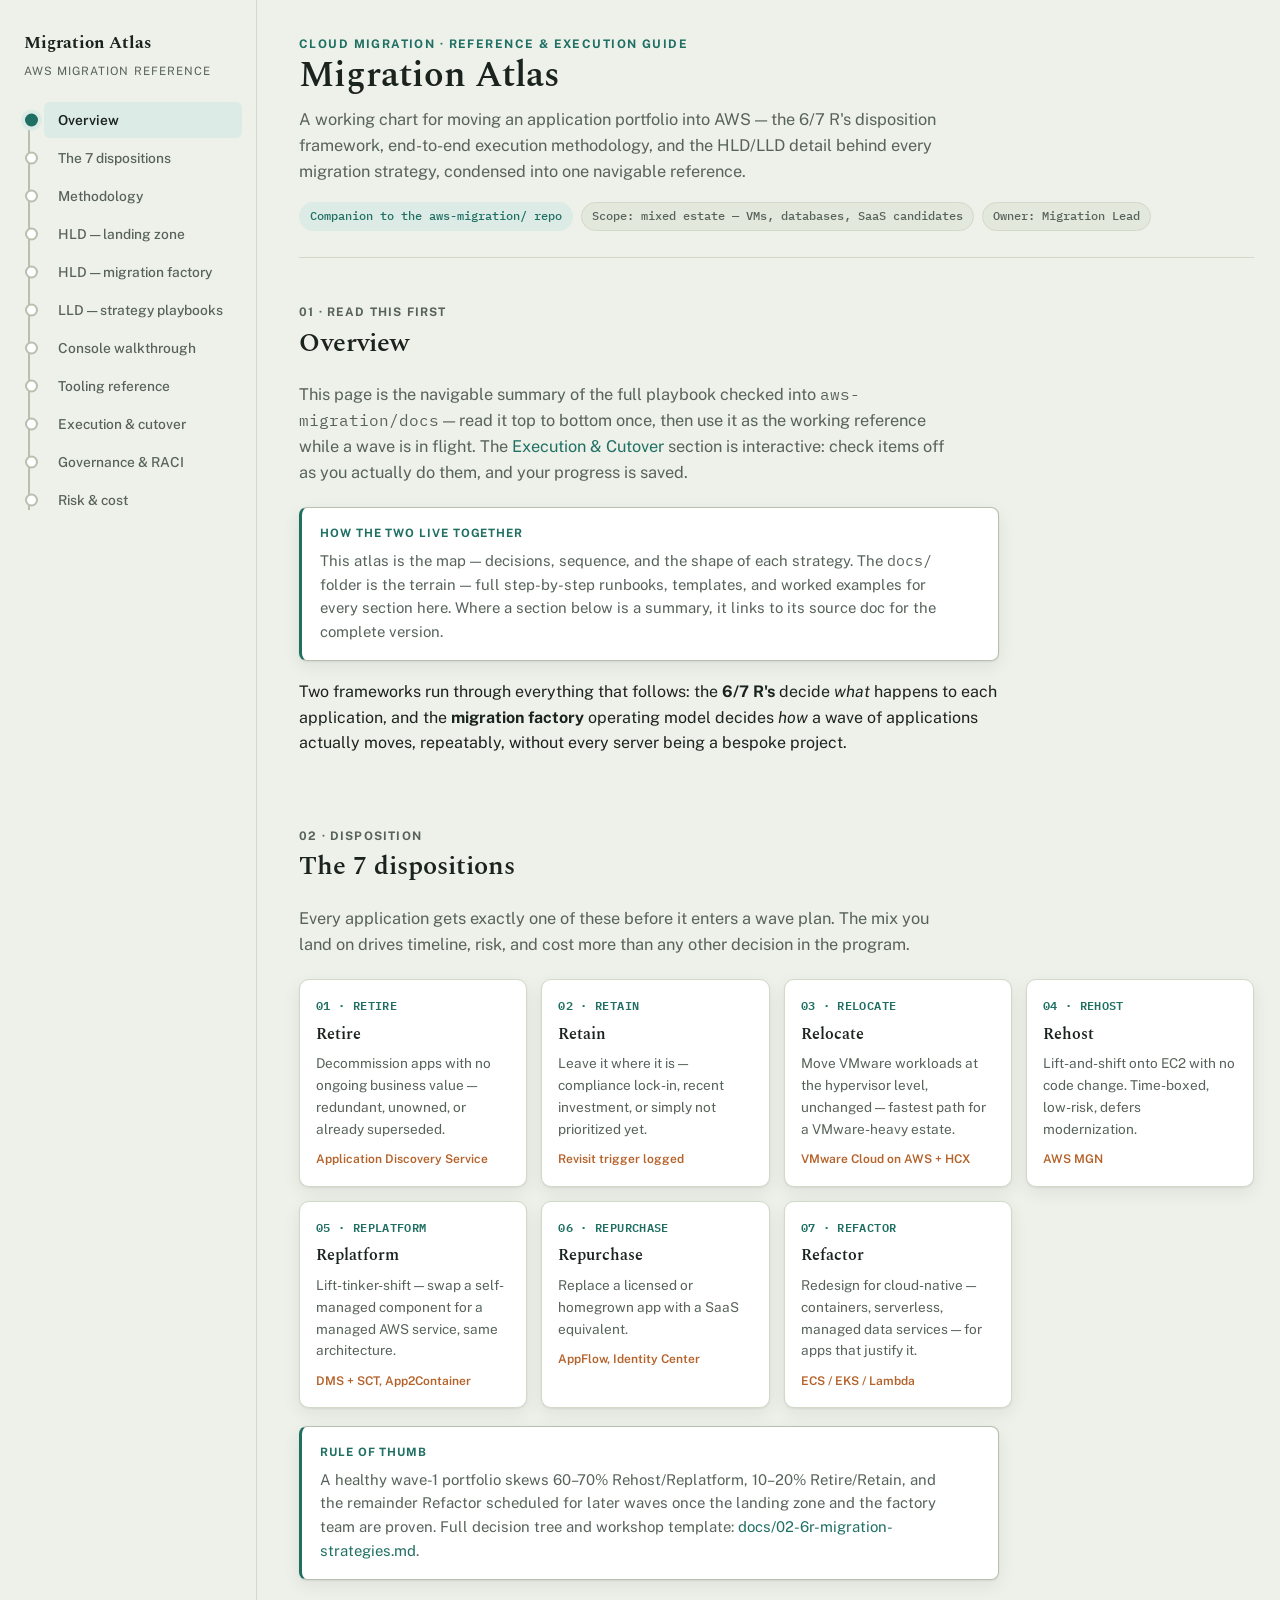
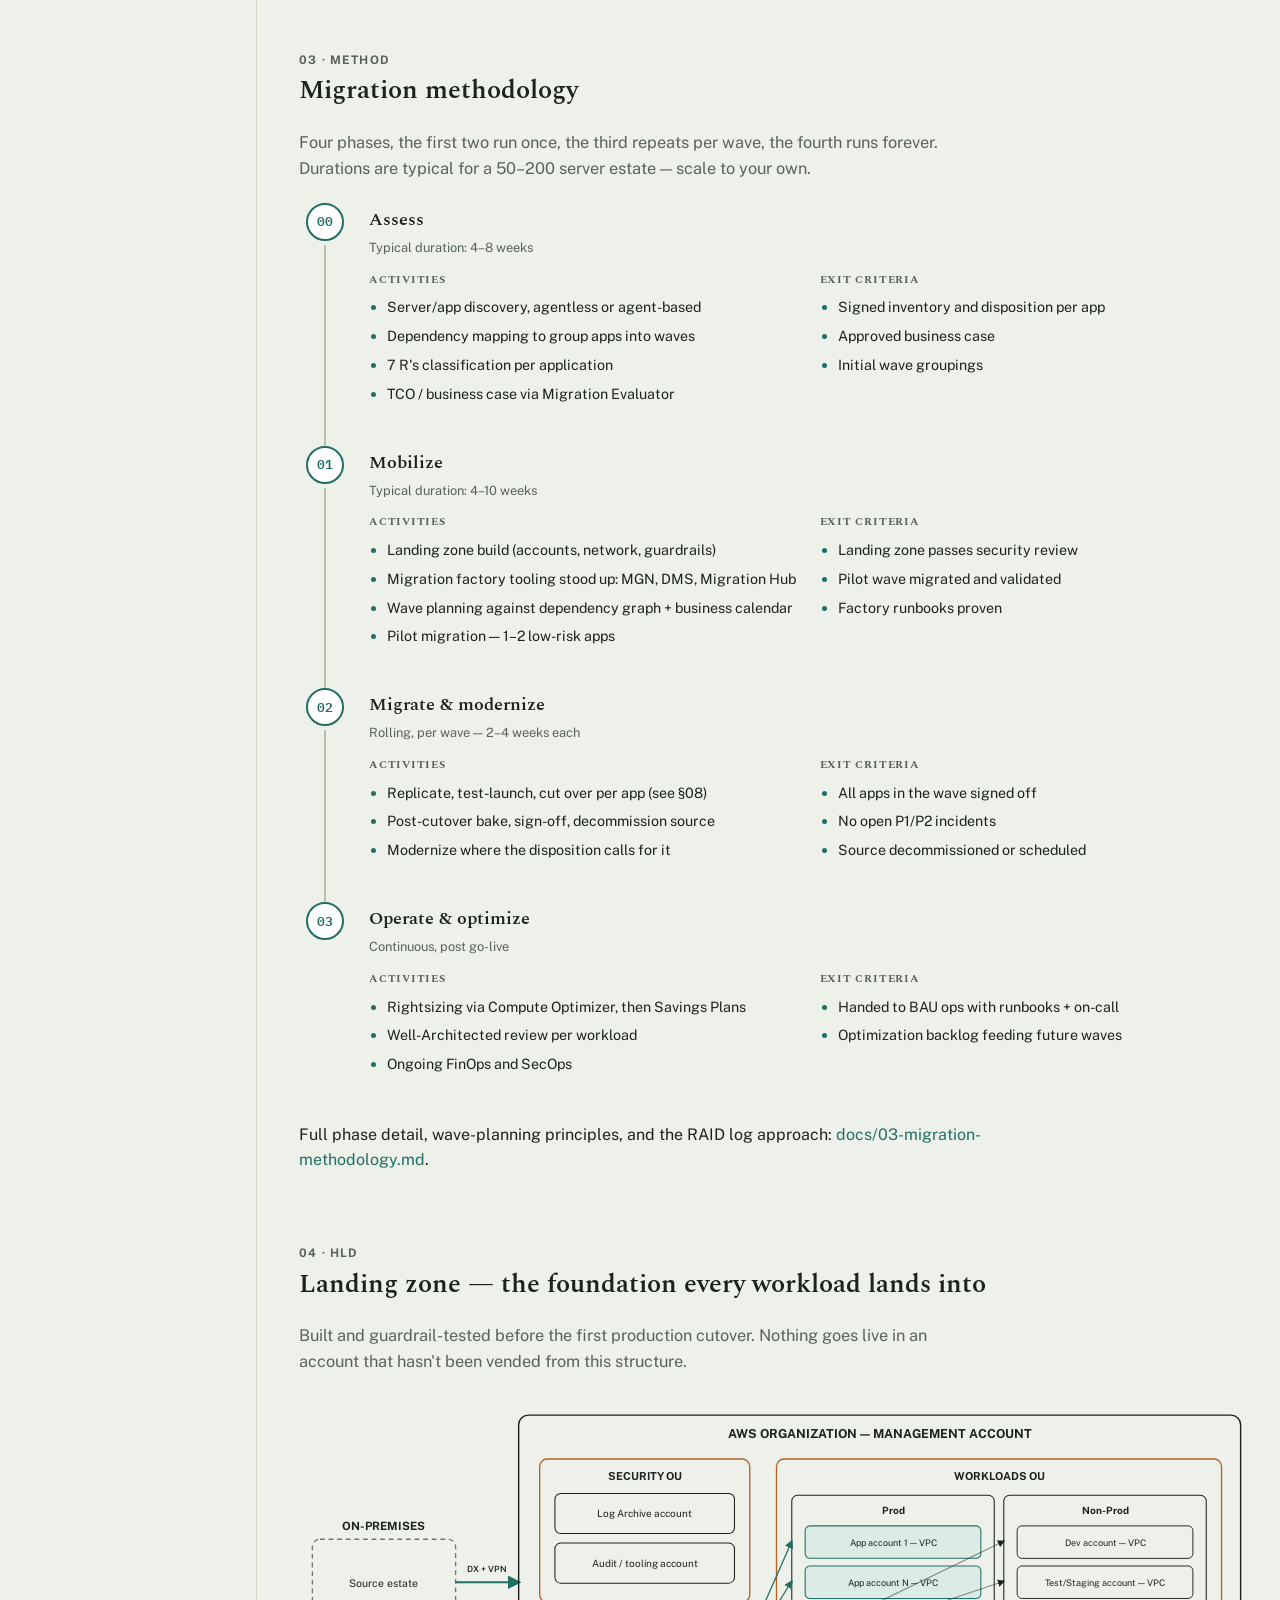
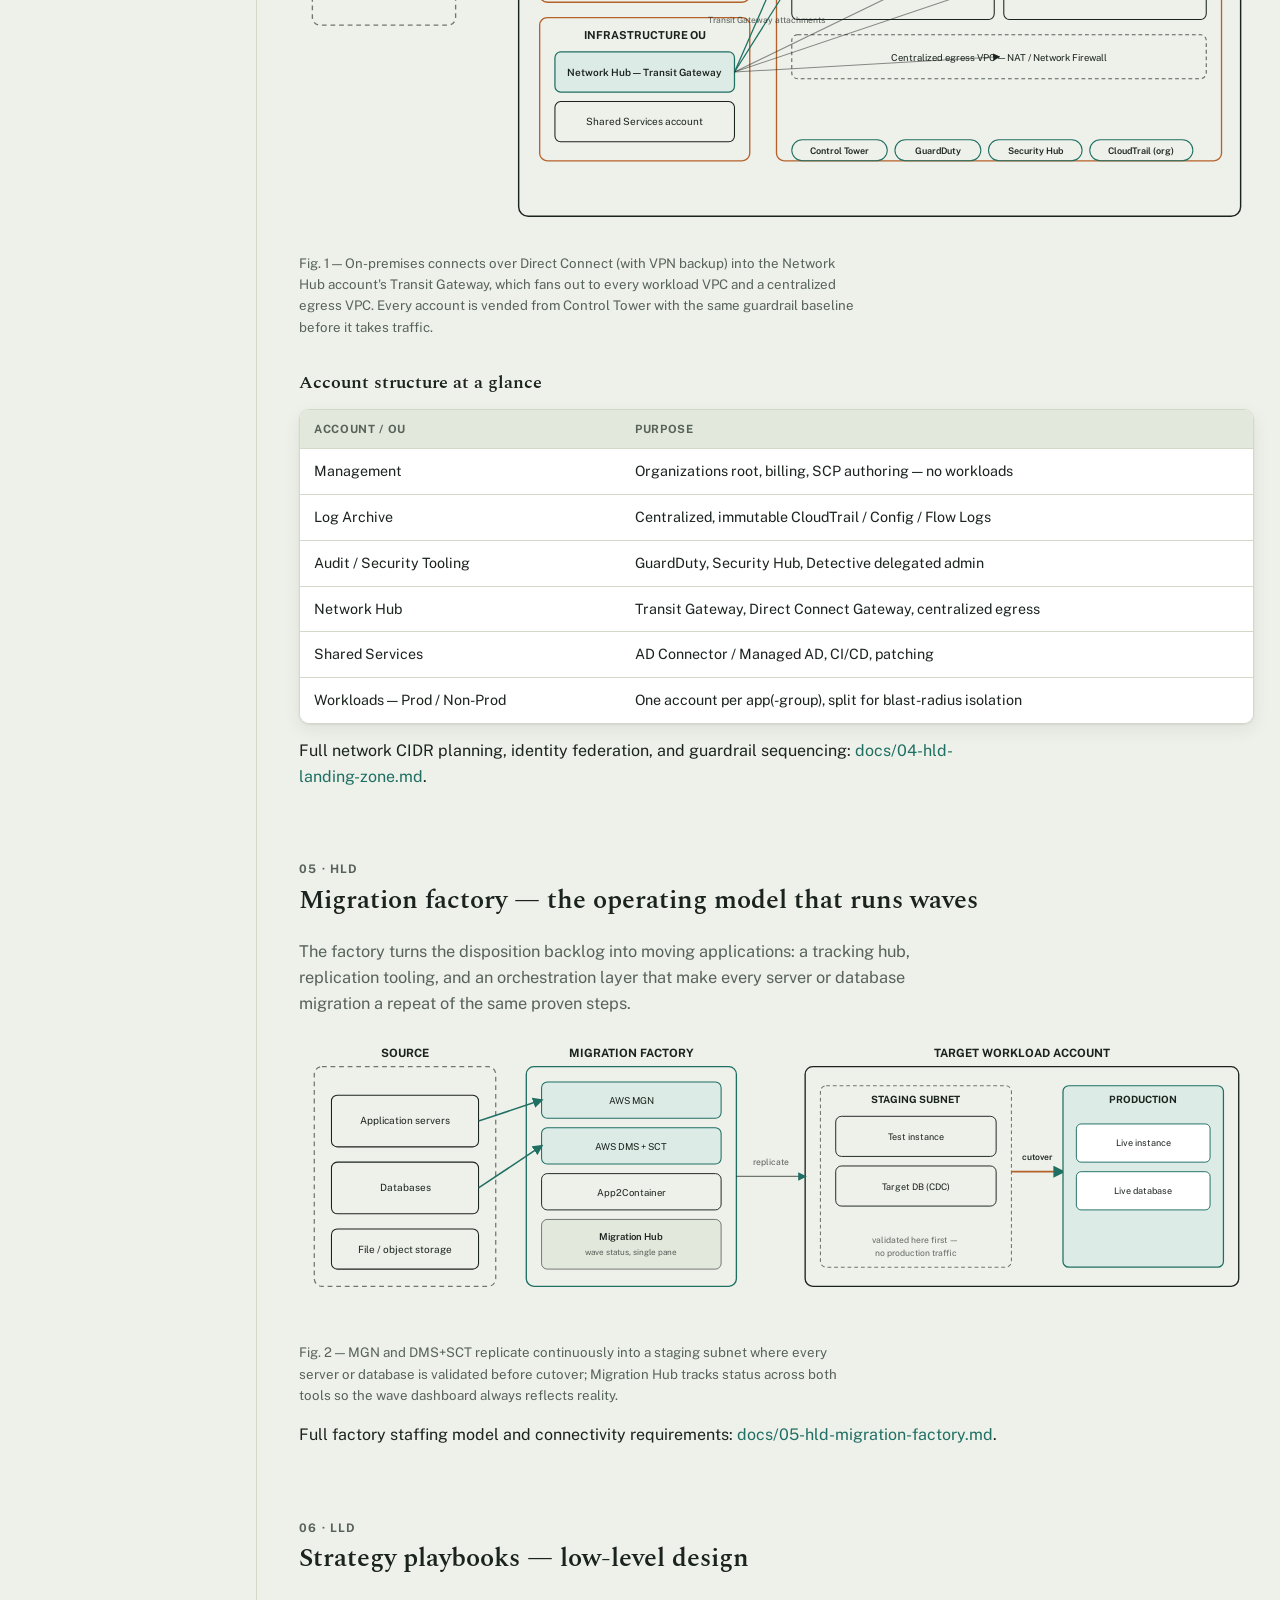
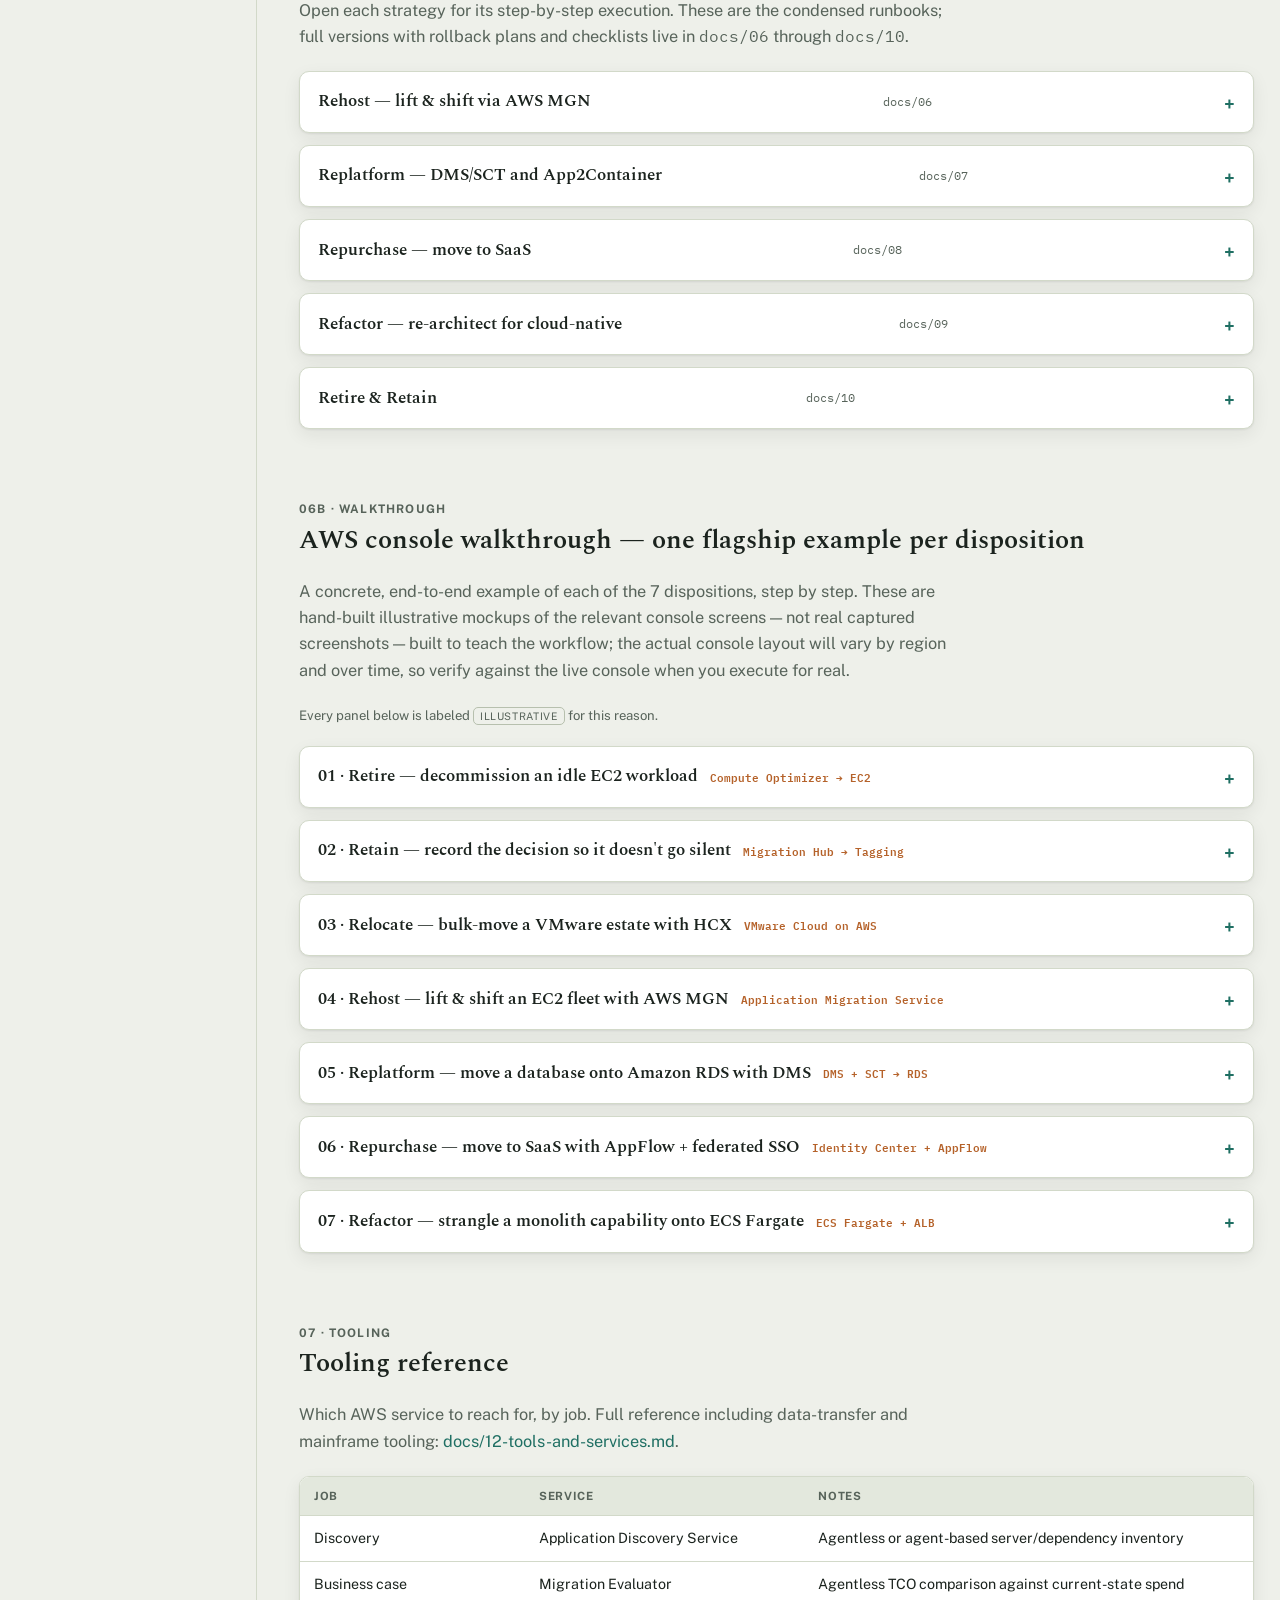
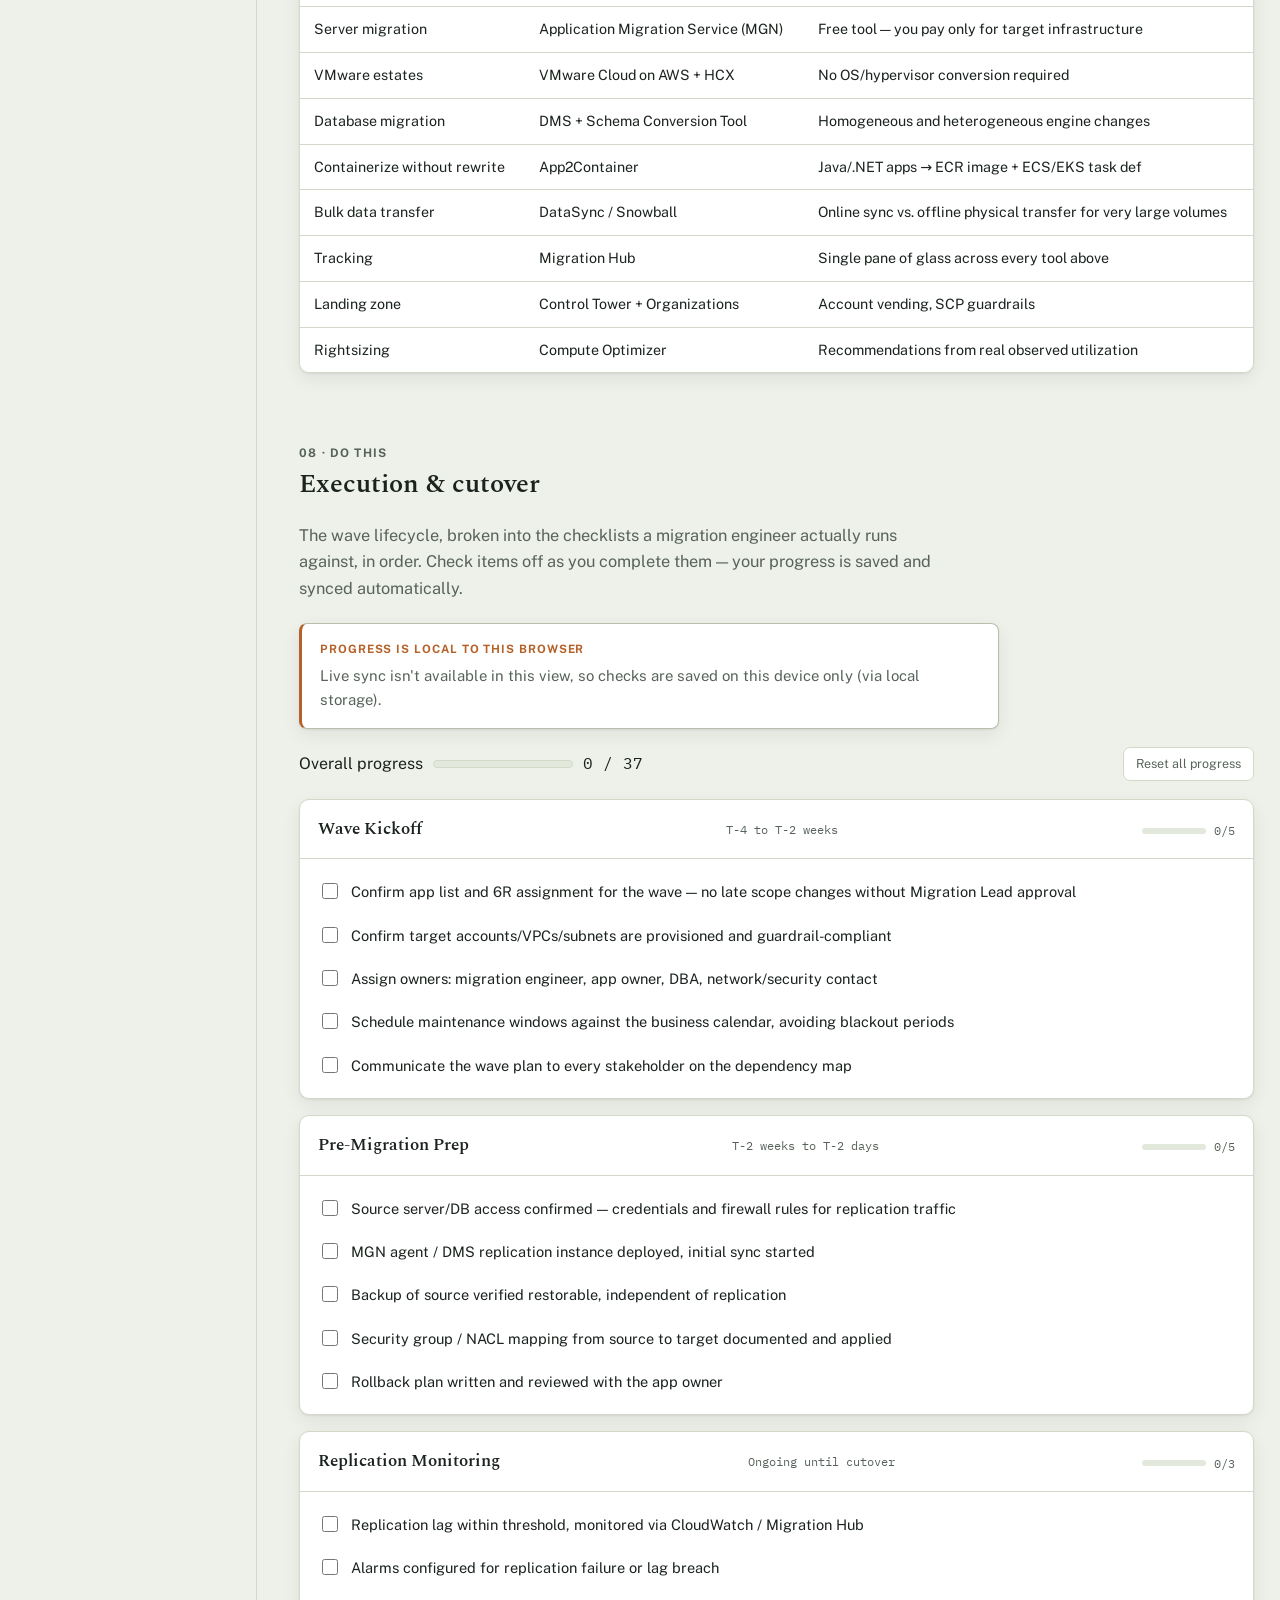
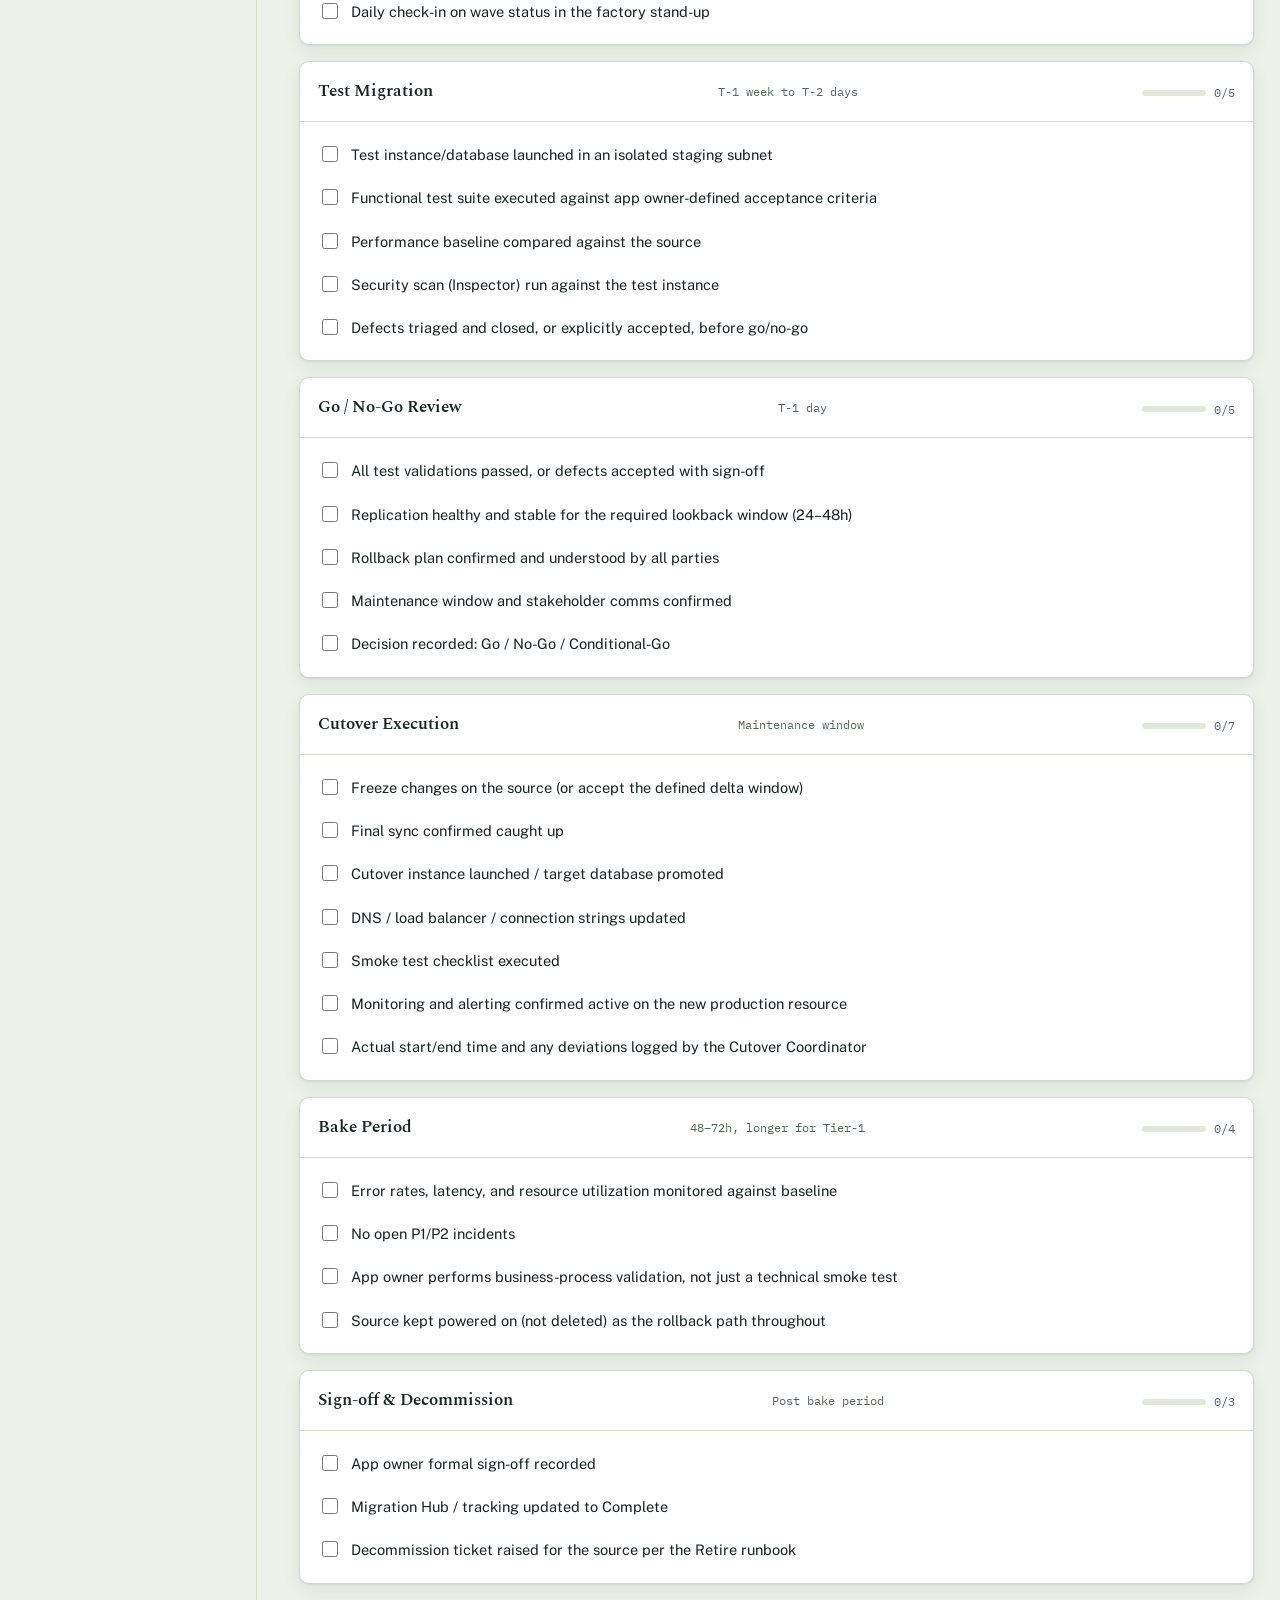
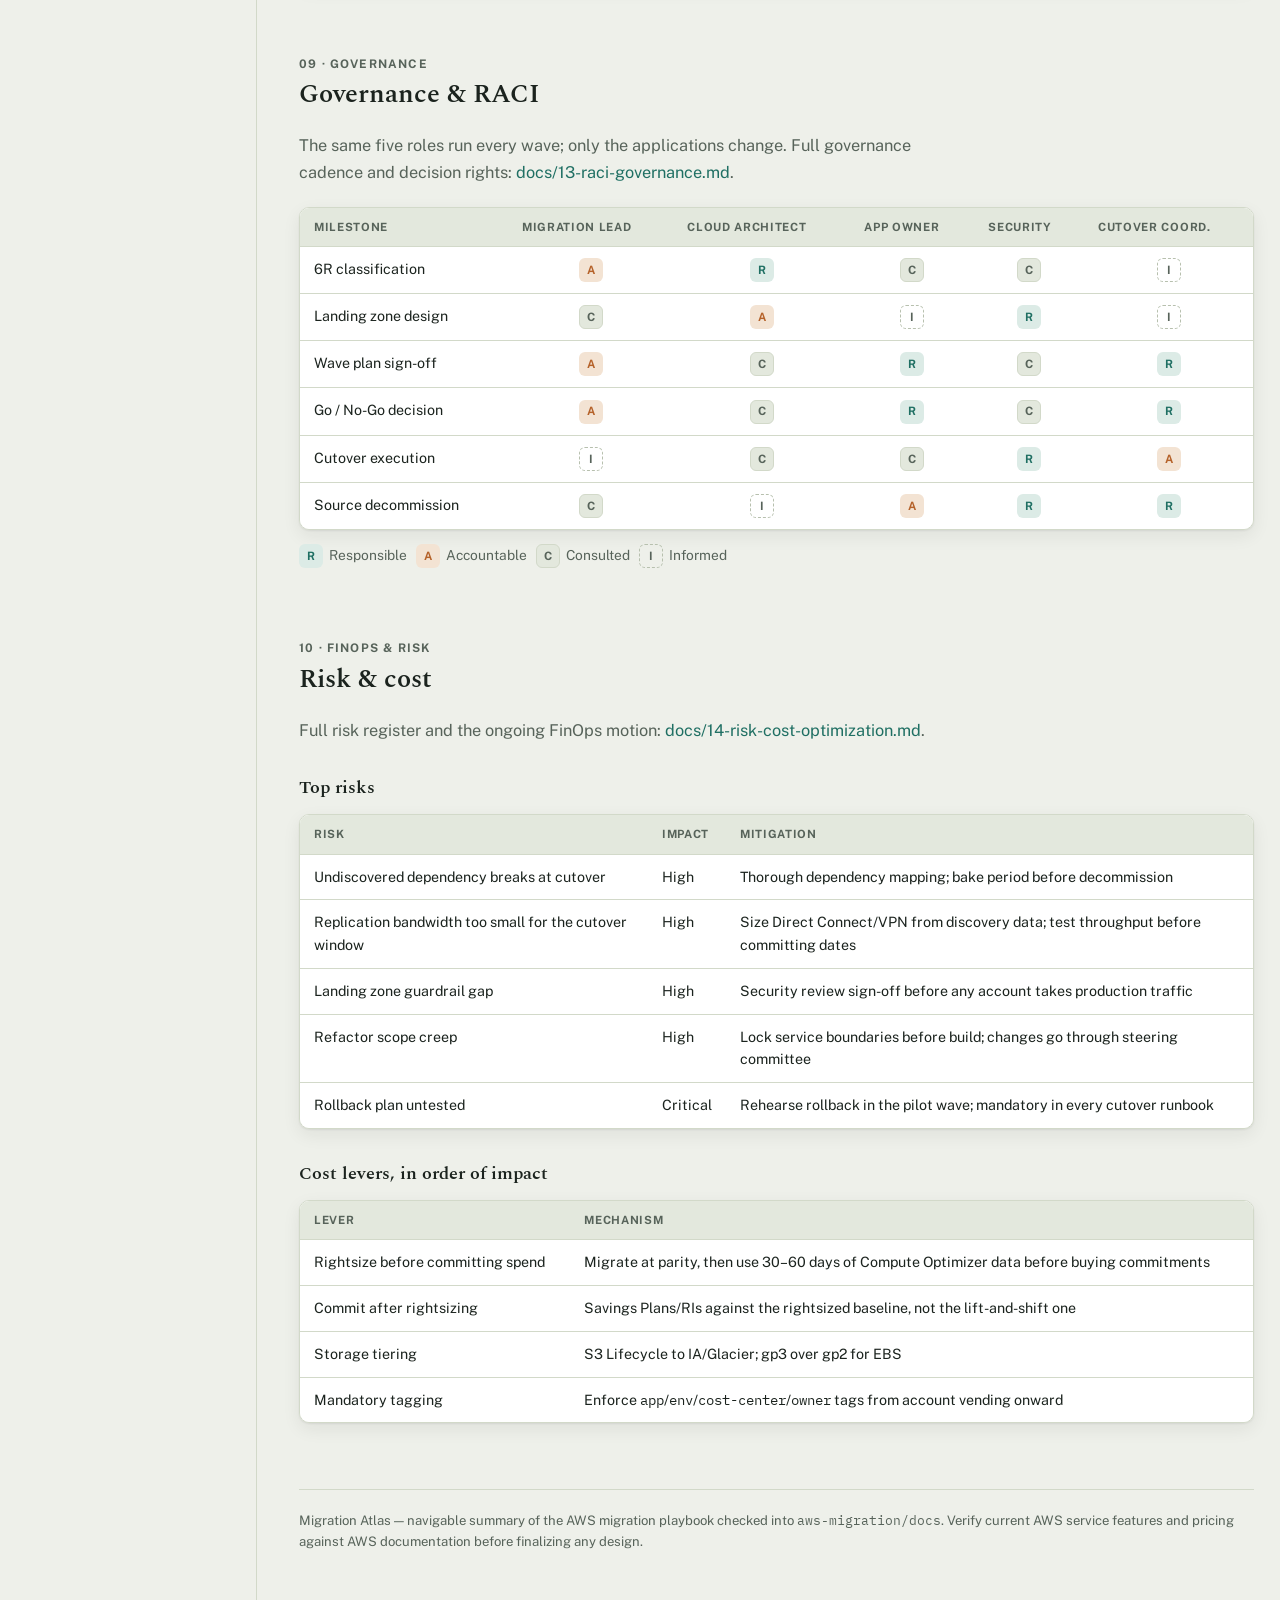
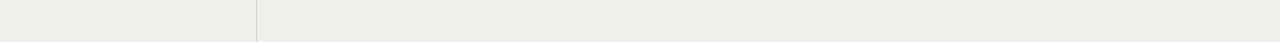
<file: atlas/index.html>
<!doctype html><html><head><meta charset=utf8><meta name=viewport content="width=device-width,initial-scale=1"><style>:root{color-scheme:light}body{margin:0;padding:0;font:14px -apple-system,BlinkMacSystemFont,sans-serif;background:#faf9f5;color:#141413}img{max-width:100%}[hidden]:not([hidden=until-found i]){display:none!important}</style></head><body>
<title>Migration Atlas</title>
<link rel="stylesheet" href="https://fonts.googleapis.com/css2?family=Spectral:wght@500;600;700&family=Public+Sans:wght@400;500;600;700&family=IBM+Plex+Mono:wght@400;500;600&display=swap">
<style>
  :root{
    --bg:#EEF0EA; --surface:#FFFFFF; --surface-2:#E3E8DD;
    --ink:#1B231E; --ink-muted:#57635A;
    --line:#D2D9C9; --line-strong:#B7C0AE;
    --route:#1F6F63; --route-contrast:#FFFFFF; --route-soft:#DCEBE6;
    --flag:#B5622A; --flag-soft:#F3E3D3;
    --danger:#A23B2E; --danger-soft:#F5DFDA;
    --shadow: 0 1px 2px rgba(27,35,30,.07), 0 6px 18px rgba(27,35,30,.07);
  }
  @media (prefers-color-scheme: dark){
    :root:not([data-theme="light"]){
      --bg:#10161A; --surface:#161D22; --surface-2:#1C262C;
      --ink:#E7EDE9; --ink-muted:#93A29B;
      --line:#28323A; --line-strong:#3A464D;
      --route:#59C2AE; --route-contrast:#0B211D; --route-soft:#16302B;
      --flag:#E2915B; --flag-soft:#33221A;
      --danger:#E2735F; --danger-soft:#3A1E19;
      --shadow: 0 1px 2px rgba(0,0,0,.4), 0 10px 26px rgba(0,0,0,.45);
    }
  }
  :root[data-theme="dark"]{
    --bg:#10161A; --surface:#161D22; --surface-2:#1C262C;
    --ink:#E7EDE9; --ink-muted:#93A29B;
    --line:#28323A; --line-strong:#3A464D;
    --route:#59C2AE; --route-contrast:#0B211D; --route-soft:#16302B;
    --flag:#E2915B; --flag-soft:#33221A;
    --danger:#E2735F; --danger-soft:#3A1E19;
    --shadow: 0 1px 2px rgba(0,0,0,.4), 0 10px 26px rgba(0,0,0,.45);
  }

  *{ box-sizing:border-box; }
  body{
    margin:0; background:var(--bg); color:var(--ink);
    font-family:'Public Sans', system-ui, -apple-system, sans-serif;
    font-size:16px; line-height:1.6;
  }
  h1,h2,h3,h4{ font-family:'Spectral', Georgia, serif; font-weight:600; text-wrap:balance; color:var(--ink); margin:0; }
  code, .mono, .pill, .rc-id, td.num, th.num, .win{ font-family:'IBM Plex Mono', ui-monospace, monospace; }
  a{ color:var(--route); text-decoration:none; }
  a:hover{ text-decoration:underline; }
  :focus-visible{ outline:2px solid var(--route); outline-offset:2px; border-radius:3px; }
  p{ max-width:70ch; }
  p + p{ margin-top:10px; }

  .shell{ display:flex; max-width:1300px; margin:0 auto; padding-inline:20px; align-items:flex-start; }

  nav.rail{
    width:236px; flex:none; position:sticky; top:0; align-self:flex-start;
    max-height:100vh; overflow-y:auto; padding:30px 14px 30px 4px;
  }
  nav.rail .brand{ font-family:'Spectral',serif; font-weight:700; font-size:1.08rem; }
  nav.rail .brand-sub{ display:block; font-size:.72rem; color:var(--ink-muted); text-transform:uppercase; letter-spacing:.09em; margin:4px 0 22px; }
  nav.rail ol{ list-style:none; margin:0; padding:0 0 0 20px; position:relative; }
  nav.rail ol::before{ content:''; position:absolute; left:4px; top:8px; bottom:8px; width:2px; background:var(--line-strong); }
  nav.rail li + li{ margin-top:2px; }
  nav.rail a{
    position:relative; display:block; color:var(--ink-muted); font-size:.86rem; font-weight:500;
    padding:7px 8px 7px 14px; border-radius:6px;
  }
  nav.rail a::before{
    content:''; position:absolute; left:-19px; top:50%; transform:translateY(-50%);
    width:9px; height:9px; border-radius:50%; background:var(--surface); border:2px solid var(--line-strong);
  }
  nav.rail a:hover{ background:var(--surface-2); color:var(--ink); text-decoration:none; }
  nav.rail a.active{ background:var(--route-soft); color:var(--ink); font-weight:600; }
  nav.rail a.active::before{ background:var(--route); border-color:var(--route); box-shadow:0 0 0 4px var(--route-soft); }

  main{ flex:1; min-width:0; padding:30px 6px 90px 42px; border-left:1px solid var(--line); }

  .masthead{ padding-bottom:26px; border-bottom:1px solid var(--line); margin-bottom:40px; }
  .eyebrow{ font-size:.74rem; text-transform:uppercase; letter-spacing:.12em; color:var(--route); font-weight:700; margin-bottom:10px; }
  h1.title{ font-size:2.25rem; line-height:1.12; margin:0 0 10px; }
  .subtitle{ color:var(--ink-muted); font-size:1.02rem; max-width:640px; margin:0 0 18px; }
  .meta-row{ display:flex; flex-wrap:wrap; gap:8px; }

  .pill{ display:inline-flex; align-items:center; gap:6px; background:var(--surface-2); border:1px solid var(--line); color:var(--ink-muted); padding:4px 10px; border-radius:999px; font-size:.74rem; font-weight:500; }
  .pill.route{ background:var(--route-soft); color:var(--route); border-color:transparent; }
  .pill.flag{ background:var(--flag-soft); color:var(--flag); border-color:transparent; }

  section{ margin-bottom:66px; scroll-margin-top:20px; }
  section .sec-label{ font-size:.74rem; text-transform:uppercase; letter-spacing:.1em; color:var(--ink-muted); font-weight:700; margin-bottom:8px; }
  section h2{ font-size:1.6rem; margin-bottom:14px; }
  section h3{ font-size:1.14rem; margin:30px 0 12px; }
  section > p.lead{ max-width:66ch; color:var(--ink-muted); font-size:1.02rem; margin-bottom:22px; }

  .callout{ border:1px solid var(--line-strong); border-left:3px solid var(--route); background:var(--surface); border-radius:8px; padding:16px 18px; margin:18px 0; box-shadow:var(--shadow); max-width:70ch; }
  .callout.flag{ border-left-color:var(--flag); }
  .callout .callout-label{ display:block; font-size:.72rem; text-transform:uppercase; letter-spacing:.08em; font-weight:700; color:var(--route); margin-bottom:6px; }
  .callout.flag .callout-label{ color:var(--flag); }
  .callout p{ margin:0; font-size:.93rem; color:var(--ink-muted); }

  .table-wrap{ overflow-x:auto; border:1px solid var(--line); border-radius:10px; box-shadow:var(--shadow); }
  table{ width:100%; border-collapse:collapse; background:var(--surface); font-size:.89rem; min-width:560px; }
  thead th{ text-align:left; background:var(--surface-2); color:var(--ink-muted); font-size:.71rem; text-transform:uppercase; letter-spacing:.06em; padding:10px 14px; border-bottom:1px solid var(--line); font-weight:700; white-space:nowrap; }
  tbody td{ padding:11px 14px; border-bottom:1px solid var(--line); vertical-align:top; }
  tbody tr:last-child td{ border-bottom:none; }
  tbody tr:hover{ background:var(--surface-2); }
  td .t-strong{ font-weight:600; color:var(--ink); }
  td.num, th.num{ text-align:right; font-variant-numeric:tabular-nums; }
  td.center{ text-align:center; }

  .raci{ display:inline-flex; width:24px; height:24px; border-radius:6px; align-items:center; justify-content:center; font-weight:700; font-size:.72rem; }
  .raci.R{ background:var(--route-soft); color:var(--route); }
  .raci.A{ background:var(--flag-soft); color:var(--flag); }
  .raci.C{ background:var(--surface-2); color:var(--ink-muted); border:1px solid var(--line); }
  .raci.I{ background:transparent; color:var(--ink-muted); border:1px dashed var(--line-strong); }

  /* route timeline (methodology phases) */
  .route-line{ position:relative; }
  .leg{ display:grid; grid-template-columns:52px 1fr; gap:18px; }
  .leg-rail{ display:flex; flex-direction:column; align-items:center; }
  .leg-num{ width:38px; height:38px; border-radius:50%; background:var(--surface); border:2px solid var(--route); color:var(--route); font-family:'IBM Plex Mono',monospace; font-weight:600; font-size:.82rem; display:flex; align-items:center; justify-content:center; flex:none; z-index:1; }
  .leg-track{ width:2px; flex:1; background:var(--line-strong); margin-top:4px; }
  .leg:last-child .leg-track{ display:none; }
  .leg-body{ padding-bottom:34px; }
  .leg-body h3{ margin:2px 0 4px; font-size:1.14rem; }
  .leg-win{ color:var(--ink-muted); font-size:.8rem; margin-bottom:12px; display:block; }
  .leg-grid{ display:grid; grid-template-columns:1fr 1fr; gap:16px; margin-top:8px; }
  @media (max-width:640px){ .leg-grid{ grid-template-columns:1fr; } }
  .leg-col h4{ font-size:.7rem; text-transform:uppercase; letter-spacing:.07em; color:var(--ink-muted); margin:0 0 8px; font-weight:700; }
  .leg-col ul{ margin:0; padding-left:18px; font-size:.89rem; }
  .leg-col li{ margin-bottom:6px; }
  .leg-col li::marker{ color:var(--route); }

  /* 7R cards */
  .r-grid{ display:grid; grid-template-columns:repeat(auto-fill,minmax(200px,1fr)); gap:14px; }
  .r-card{ background:var(--surface); border:1px solid var(--line); border-radius:10px; padding:16px; box-shadow:var(--shadow); }
  .r-card .r-code{ font-family:'IBM Plex Mono',monospace; font-weight:600; font-size:.78rem; color:var(--route); display:block; margin-bottom:6px; letter-spacing:.03em; }
  .r-card h4{ margin:0 0 6px; font-size:1rem; }
  .r-card p{ font-size:.85rem; color:var(--ink-muted); margin:0; max-width:none; }
  .r-card .r-tool{ margin-top:10px; font-size:.75rem; color:var(--flag); font-weight:600; }

  /* LLD accordions */
  details.lld{ background:var(--surface); border:1px solid var(--line); border-radius:10px; box-shadow:var(--shadow); margin-bottom:12px; overflow:hidden; }
  details.lld summary{ cursor:pointer; list-style:none; padding:16px 18px; display:flex; align-items:center; justify-content:space-between; gap:12px; font-family:'Spectral',serif; font-weight:600; font-size:1.05rem; }
  details.lld summary::-webkit-details-marker{ display:none; }
  details.lld summary .lld-meta{ font-family:'IBM Plex Mono',monospace; font-size:.72rem; color:var(--ink-muted); font-weight:400; white-space:nowrap; }
  details.lld summary::after{ content:'+'; font-family:'IBM Plex Mono',monospace; font-size:1.1rem; color:var(--route); flex:none; }
  details.lld[open] summary::after{ content:'−'; }
  details.lld .lld-body{ padding:0 18px 20px; border-top:1px solid var(--line); }
  details.lld .lld-body p.lead{ margin:16px 0 14px; }
  details.lld .lld-steps{ margin:0; padding-left:20px; font-size:.9rem; }
  details.lld .lld-steps li{ margin-bottom:8px; }
  details.lld .lld-steps li::marker{ color:var(--route); font-family:'IBM Plex Mono',monospace; }

  /* execution checklist */
  .phase-card{ background:var(--surface); border:1px solid var(--line); border-radius:10px; box-shadow:var(--shadow); margin-bottom:16px; }
  .phase-card-head{ display:flex; flex-wrap:wrap; align-items:baseline; justify-content:space-between; gap:8px 16px; padding:16px 18px; border-bottom:1px solid var(--line); }
  .phase-card-head h3{ margin:0; font-size:1.05rem; }
  .phase-card-head .win{ font-size:.76rem; color:var(--ink-muted); }
  .phase-progress{ display:flex; align-items:center; gap:8px; font-size:.76rem; color:var(--ink-muted); }
  .phase-progress .bar{ width:64px; height:6px; border-radius:3px; background:var(--surface-2); overflow:hidden; }
  .phase-progress .bar > span{ display:block; height:100%; background:var(--route); border-radius:3px; transition:width .25s ease; }
  ul.tasks{ list-style:none; margin:0; padding:12px 10px; display:flex; flex-direction:column; gap:2px; }
  ul.tasks li{ display:flex; align-items:flex-start; gap:10px; padding:9px 8px; border-radius:7px; }
  ul.tasks li:hover{ background:var(--surface-2); }
  ul.tasks input[type="checkbox"]{ margin-top:3px; width:16px; height:16px; accent-color:var(--route); flex:none; cursor:pointer; }
  ul.tasks label{ font-size:.91rem; cursor:pointer; }
  ul.tasks li.done label{ color:var(--ink-muted); text-decoration:line-through; text-decoration-color:var(--line-strong); }

  .overall-progress{ display:flex; align-items:center; gap:10px; }
  .overall-progress .bar{ width:140px; height:8px; border-radius:4px; background:var(--surface-2); overflow:hidden; border:1px solid var(--line); }
  .overall-progress .bar > span{ display:block; height:100%; background:var(--route); border-radius:4px; transition:width .25s ease; }
  .reset-btn{ font:inherit; font-size:.78rem; color:var(--ink-muted); background:var(--surface); border:1px solid var(--line); border-radius:7px; padding:6px 12px; cursor:pointer; }
  .reset-btn:hover{ color:var(--danger); border-color:var(--danger); }

  figure{ margin:0; }
  figcaption{ font-size:.83rem; color:var(--ink-muted); margin-top:10px; max-width:70ch; }
  svg text{ fill:currentColor; }

  /* console walkthrough mockups — illustrative only, not real captured screenshots */
  .console-disclaimer{ font-size:.82rem; color:var(--ink-muted); margin-bottom:20px; }
  .console-frame{ border:1px solid var(--line-strong); border-radius:10px; overflow:hidden; box-shadow:var(--shadow); background:var(--surface); margin:16px 0 10px; }
  .console-titlebar{ display:flex; align-items:center; gap:10px; padding:9px 12px; background:var(--surface-2); border-bottom:1px solid var(--line); }
  .console-dots{ display:flex; gap:5px; flex:none; }
  .console-dots span{ width:9px; height:9px; border-radius:50%; background:var(--line-strong); display:block; }
  .console-url{ flex:1; background:var(--surface); border:1px solid var(--line); border-radius:999px; padding:4px 12px; font-family:'IBM Plex Mono',monospace; font-size:.72rem; color:var(--ink-muted); overflow:hidden; text-overflow:ellipsis; white-space:nowrap; }
  .console-tag{ flex:none; font-size:.65rem; text-transform:uppercase; letter-spacing:.06em; color:var(--ink-muted); border:1px solid var(--line-strong); border-radius:5px; padding:2px 6px; }
  .console-body{ display:flex; min-height:200px; }
  .console-side{ width:132px; flex:none; background:var(--surface-2); border-right:1px solid var(--line); padding:12px 8px; font-size:.76rem; }
  .console-side .item{ padding:7px 8px; border-radius:6px; color:var(--ink-muted); margin-bottom:2px; }
  .console-side .item.on{ background:var(--surface); color:var(--route); font-weight:600; box-shadow:var(--shadow); }
  .console-main{ flex:1; min-width:0; padding:18px 20px; }
  .console-main h5{ font-family:'Public Sans',sans-serif; font-size:.72rem; text-transform:uppercase; letter-spacing:.07em; color:var(--ink-muted); font-weight:700; margin:0 0 12px; }
  .console-highlight{ position:relative; outline:2px solid var(--route); outline-offset:3px; border-radius:7px; background:var(--route-soft); }
  .badge-num{ position:absolute; top:-11px; left:-11px; width:22px; height:22px; border-radius:50%; background:var(--route); color:var(--route-contrast); font-family:'IBM Plex Mono',monospace; font-weight:700; font-size:.72rem; display:flex; align-items:center; justify-content:center; box-shadow:0 0 0 3px var(--surface); z-index:2; }
  .mock-field{ margin-bottom:12px; }
  .mock-field label{ display:block; font-size:.74rem; color:var(--ink-muted); margin-bottom:4px; font-weight:600; }
  .mock-input{ background:var(--surface); border:1px solid var(--line-strong); border-radius:6px; padding:7px 10px; font-size:.83rem; color:var(--ink); max-width:320px; }
  .mock-row{ display:flex; align-items:center; justify-content:space-between; gap:12px; padding:10px 12px; border:1px solid var(--line); border-radius:7px; background:var(--surface); margin-bottom:8px; font-size:.83rem; }
  .mock-row .name{ font-weight:600; }
  .mock-row .meta{ color:var(--ink-muted); font-size:.78rem; }
  .mock-btn{ display:inline-flex; align-items:center; gap:6px; font-size:.8rem; font-weight:600; padding:7px 14px; border-radius:6px; border:1px solid transparent; }
  .mock-btn.primary{ background:var(--flag); color:#fff; }
  .mock-btn.secondary{ background:var(--surface); border-color:var(--line-strong); color:var(--ink); }
  .mock-progress{ height:8px; border-radius:4px; background:var(--surface-2); overflow:hidden; border:1px solid var(--line); max-width:260px; }
  .mock-progress > span{ display:block; height:100%; background:var(--route); }
  .mock-badge-status{ display:inline-flex; align-items:center; gap:5px; font-size:.72rem; font-weight:700; padding:2px 9px; border-radius:999px; }
  .mock-badge-status.ok{ background:var(--route-soft); color:var(--route); }
  .mock-badge-status.pending{ background:var(--flag-soft); color:var(--flag); }
  .console-caption{ font-size:.86rem; color:var(--ink-muted); margin:10px 0 24px; max-width:70ch; }
  .console-caption strong{ color:var(--ink); }
  .r-walk-head{ display:flex; align-items:center; justify-content:space-between; gap:12px; }
  .r-walk-head .r-tool-pill{ font-family:'IBM Plex Mono',monospace; font-size:.7rem; color:var(--flag); font-weight:600; white-space:nowrap; }

  footer{ border-top:1px solid var(--line); padding-top:20px; color:var(--ink-muted); font-size:.82rem; }

  @media (max-width:900px){
    .shell{ flex-direction:column; padding-inline:16px; }
    nav.rail{ position:sticky; top:0; z-index:5; width:100%; max-height:none; background:var(--bg); border-bottom:1px solid var(--line); padding:14px 0 10px; margin-bottom:4px; }
    nav.rail .brand-sub{ margin-bottom:10px; }
    nav.rail ol{ display:flex; overflow-x:auto; gap:4px; padding:0 0 6px 16px; }
    nav.rail ol::before{ left:4px; top:auto; bottom:auto; height:2px; width:auto; right:0; }
    nav.rail li{ flex:none; }
    nav.rail a{ white-space:nowrap; }
    main{ border-left:none; padding:20px 0 60px; }
    .leg-grid{ gap:12px; }
  }
</style>

<div class="shell">
  <nav class="rail" aria-label="Table of contents">
    <span class="brand">Migration Atlas</span>
    <span class="brand-sub">AWS migration reference</span>
    <ol>
      <li><a href="#overview">Overview</a></li>
      <li><a href="#dispositions">The 7 dispositions</a></li>
      <li><a href="#methodology">Methodology</a></li>
      <li><a href="#landing-zone">HLD — landing zone</a></li>
      <li><a href="#factory">HLD — migration factory</a></li>
      <li><a href="#lld">LLD — strategy playbooks</a></li>
      <li><a href="#console-walkthrough">Console walkthrough</a></li>
      <li><a href="#tooling">Tooling reference</a></li>
      <li><a href="#execution">Execution &amp; cutover</a></li>
      <li><a href="#governance">Governance &amp; RACI</a></li>
      <li><a href="#risk-cost">Risk &amp; cost</a></li>
    </ol>
  </nav>

  <main>
    <div class="masthead">
      <span class="eyebrow">Cloud migration · reference &amp; execution guide</span>
      <h1 class="title">Migration Atlas</h1>
      <p class="subtitle">A working chart for moving an application portfolio into AWS — the 6/7&nbsp;R's disposition framework, end-to-end execution methodology, and the HLD/LLD detail behind every migration strategy, condensed into one navigable reference.</p>
      <div class="meta-row">
        <span class="pill route">Companion to the aws-migration/ repo</span>
        <span class="pill">Scope: mixed estate — VMs, databases, SaaS candidates</span>
        <span class="pill">Owner: Migration Lead</span>
      </div>
    </div>

    <section id="overview">
      <span class="sec-label">01 · Read this first</span>
      <h2>Overview</h2>
      <p class="lead">This page is the navigable summary of the full playbook checked into <code>aws-migration/docs</code> — read it top to bottom once, then use it as the working reference while a wave is in flight. The <a href="#execution">Execution &amp; Cutover</a> section is interactive: check items off as you actually do them, and your progress is saved.</p>

      <div class="callout">
        <span class="callout-label">How the two live together</span>
        <p>This atlas is the map — decisions, sequence, and the shape of each strategy. The <code>docs/</code> folder is the terrain — full step-by-step runbooks, templates, and worked examples for every section here. Where a section below is a summary, it links to its source doc for the complete version.</p>
      </div>

      <p>Two frameworks run through everything that follows: the <strong>6/7&nbsp;R's</strong> decide <em>what</em> happens to each application, and the <strong>migration factory</strong> operating model decides <em>how</em> a wave of applications actually moves, repeatably, without every server being a bespoke project.</p>
    </section>

    <section id="dispositions">
      <span class="sec-label">02 · Disposition</span>
      <h2>The 7 dispositions</h2>
      <p class="lead">Every application gets exactly one of these before it enters a wave plan. The mix you land on drives timeline, risk, and cost more than any other decision in the program.</p>

      <div class="r-grid">
        <div class="r-card"><span class="r-code">01 · RETIRE</span><h4>Retire</h4><p>Decommission apps with no ongoing business value — redundant, unowned, or already superseded.</p><div class="r-tool">Application Discovery Service</div></div>
        <div class="r-card"><span class="r-code">02 · RETAIN</span><h4>Retain</h4><p>Leave it where it is — compliance lock-in, recent investment, or simply not prioritized yet.</p><div class="r-tool">Revisit trigger logged</div></div>
        <div class="r-card"><span class="r-code">03 · RELOCATE</span><h4>Relocate</h4><p>Move VMware workloads at the hypervisor level, unchanged — fastest path for a VMware-heavy estate.</p><div class="r-tool">VMware Cloud on AWS + HCX</div></div>
        <div class="r-card"><span class="r-code">04 · REHOST</span><h4>Rehost</h4><p>Lift-and-shift onto EC2 with no code change. Time-boxed, low-risk, defers modernization.</p><div class="r-tool">AWS MGN</div></div>
        <div class="r-card"><span class="r-code">05 · REPLATFORM</span><h4>Replatform</h4><p>Lift-tinker-shift — swap a self-managed component for a managed AWS service, same architecture.</p><div class="r-tool">DMS + SCT, App2Container</div></div>
        <div class="r-card"><span class="r-code">06 · REPURCHASE</span><h4>Repurchase</h4><p>Replace a licensed or homegrown app with a SaaS equivalent.</p><div class="r-tool">AppFlow, Identity Center</div></div>
        <div class="r-card"><span class="r-code">07 · REFACTOR</span><h4>Refactor</h4><p>Redesign for cloud-native — containers, serverless, managed data services — for apps that justify it.</p><div class="r-tool">ECS / EKS / Lambda</div></div>
      </div>

      <div class="callout">
        <span class="callout-label">Rule of thumb</span>
        <p>A healthy wave-1 portfolio skews 60–70% Rehost/Replatform, 10–20% Retire/Retain, and the remainder Refactor scheduled for later waves once the landing zone and the factory team are proven. Full decision tree and workshop template: <a href="../docs/02-6r-migration-strategies.md">docs/02-6r-migration-strategies.md</a>.</p>
      </div>
    </section>

    <section id="methodology">
      <span class="sec-label">03 · Method</span>
      <h2>Migration methodology</h2>
      <p class="lead">Four phases, the first two run once, the third repeats per wave, the fourth runs forever. Durations are typical for a 50–200 server estate — scale to your own.</p>

      <div class="route-line">
        <div class="leg">
          <div class="leg-rail"><div class="leg-num">00</div><div class="leg-track"></div></div>
          <div class="leg-body">
            <h3>Assess</h3>
            <span class="leg-win">Typical duration: 4–8 weeks</span>
            <div class="leg-grid">
              <div class="leg-col"><h4>Activities</h4><ul>
                <li>Server/app discovery, agentless or agent-based</li>
                <li>Dependency mapping to group apps into waves</li>
                <li>7&nbsp;R's classification per application</li>
                <li>TCO / business case via Migration Evaluator</li>
              </ul></div>
              <div class="leg-col"><h4>Exit criteria</h4><ul>
                <li>Signed inventory and disposition per app</li>
                <li>Approved business case</li>
                <li>Initial wave groupings</li>
              </ul></div>
            </div>
          </div>
        </div>
        <div class="leg">
          <div class="leg-rail"><div class="leg-num">01</div><div class="leg-track"></div></div>
          <div class="leg-body">
            <h3>Mobilize</h3>
            <span class="leg-win">Typical duration: 4–10 weeks</span>
            <div class="leg-grid">
              <div class="leg-col"><h4>Activities</h4><ul>
                <li>Landing zone build (accounts, network, guardrails)</li>
                <li>Migration factory tooling stood up: MGN, DMS, Migration Hub</li>
                <li>Wave planning against dependency graph + business calendar</li>
                <li>Pilot migration — 1–2 low-risk apps</li>
              </ul></div>
              <div class="leg-col"><h4>Exit criteria</h4><ul>
                <li>Landing zone passes security review</li>
                <li>Pilot wave migrated and validated</li>
                <li>Factory runbooks proven</li>
              </ul></div>
            </div>
          </div>
        </div>
        <div class="leg">
          <div class="leg-rail"><div class="leg-num">02</div><div class="leg-track"></div></div>
          <div class="leg-body">
            <h3>Migrate &amp; modernize</h3>
            <span class="leg-win">Rolling, per wave — 2–4 weeks each</span>
            <div class="leg-grid">
              <div class="leg-col"><h4>Activities</h4><ul>
                <li>Replicate, test-launch, cut over per app (see §08)</li>
                <li>Post-cutover bake, sign-off, decommission source</li>
                <li>Modernize where the disposition calls for it</li>
              </ul></div>
              <div class="leg-col"><h4>Exit criteria</h4><ul>
                <li>All apps in the wave signed off</li>
                <li>No open P1/P2 incidents</li>
                <li>Source decommissioned or scheduled</li>
              </ul></div>
            </div>
          </div>
        </div>
        <div class="leg">
          <div class="leg-rail"><div class="leg-num">03</div></div>
          <div class="leg-body">
            <h3>Operate &amp; optimize</h3>
            <span class="leg-win">Continuous, post go-live</span>
            <div class="leg-grid">
              <div class="leg-col"><h4>Activities</h4><ul>
                <li>Rightsizing via Compute Optimizer, then Savings Plans</li>
                <li>Well-Architected review per workload</li>
                <li>Ongoing FinOps and SecOps</li>
              </ul></div>
              <div class="leg-col"><h4>Exit criteria</h4><ul>
                <li>Handed to BAU ops with runbooks + on-call</li>
                <li>Optimization backlog feeding future waves</li>
              </ul></div>
            </div>
          </div>
        </div>
      </div>
      <p style="margin-top:6px;">Full phase detail, wave-planning principles, and the RAID log approach: <a href="../docs/03-migration-methodology.md">docs/03-migration-methodology.md</a>.</p>
    </section>

    <section id="landing-zone">
      <span class="sec-label">04 · HLD</span>
      <h2>Landing zone — the foundation every workload lands into</h2>
      <p class="lead">Built and guardrail-tested before the first production cutover. Nothing goes live in an account that hasn't been vended from this structure.</p>

      <figure>
        <svg viewBox="0 0 1000 460" role="img" aria-label="Diagram: an AWS Organizations management account governs a Security OU (log archive and audit accounts), an Infrastructure OU (network hub and shared services accounts), and a Workloads OU split into Production and Non-Production accounts. On-premises connects to the network hub account's Transit Gateway over Direct Connect with a VPN backup, and the network hub fans out to every workload VPC and a centralized egress VPC." style="width:100%;height:auto;font-family:'Public Sans',sans-serif;">
          <defs>
            <marker id="arr" viewBox="0 0 10 10" refX="8" refY="5" markerWidth="7" markerHeight="7" orient="auto-start-reverse"><path d="M0,0 L10,5 L0,10 z" fill="currentColor"/></marker>
            <marker id="arrRoute" viewBox="0 0 10 10" refX="8" refY="5" markerWidth="7" markerHeight="7" orient="auto-start-reverse"><path d="M0,0 L10,5 L0,10 z" fill="var(--route)"/></marker>
          </defs>

          <rect x="14" y="150" width="150" height="90" rx="8" fill="none" stroke="currentColor" stroke-opacity="0.6" stroke-width="1.4" stroke-dasharray="5,4"/>
          <text x="89" y="140" text-anchor="middle" font-size="12" font-weight="700">ON-PREMISES</text>
          <text x="89" y="200" text-anchor="middle" font-size="11">Source estate</text>

          <line x1="164" y1="195" x2="230" y2="195" stroke="var(--route)" stroke-width="2" marker-end="url(#arrRoute)"/>
          <text x="197" y="184" text-anchor="middle" font-size="9" fill="var(--route)" font-weight="600">DX + VPN</text>

          <rect x="230" y="20" width="756" height="420" rx="10" fill="none" stroke="currentColor" stroke-width="1.5"/>
          <text x="608" y="44" text-anchor="middle" font-size="13" font-weight="700">AWS ORGANIZATION — MANAGEMENT ACCOUNT</text>

          <rect x="252" y="66" width="220" height="150" rx="8" fill="none" stroke="var(--flag)" stroke-width="1.4"/>
          <text x="362" y="88" text-anchor="middle" font-size="11.5" font-weight="700" fill="var(--flag)">SECURITY OU</text>
          <rect x="268" y="102" width="188" height="42" rx="6" fill="none" stroke="currentColor" stroke-width="1.1"/>
          <text x="362" y="127" text-anchor="middle" font-size="10.5">Log Archive account</text>
          <rect x="268" y="154" width="188" height="42" rx="6" fill="none" stroke="currentColor" stroke-width="1.1"/>
          <text x="362" y="179" text-anchor="middle" font-size="10.5">Audit / tooling account</text>

          <rect x="252" y="232" width="220" height="150" rx="8" fill="none" stroke="var(--flag)" stroke-width="1.4"/>
          <text x="362" y="254" text-anchor="middle" font-size="11.5" font-weight="700" fill="var(--flag)">INFRASTRUCTURE OU</text>
          <rect x="268" y="268" width="188" height="42" rx="6" fill="var(--route-soft)" stroke="var(--route)" stroke-width="1.3"/>
          <text x="362" y="293" text-anchor="middle" font-size="10.5" font-weight="600">Network Hub — Transit Gateway</text>
          <rect x="268" y="320" width="188" height="42" rx="6" fill="none" stroke="currentColor" stroke-width="1.1"/>
          <text x="362" y="345" text-anchor="middle" font-size="10.5">Shared Services account</text>

          <rect x="500" y="66" width="466" height="316" rx="8" fill="none" stroke="var(--flag)" stroke-width="1.4"/>
          <text x="733" y="88" text-anchor="middle" font-size="11.5" font-weight="700" fill="var(--flag)">WORKLOADS OU</text>

          <rect x="516" y="104" width="212" height="130" rx="6" fill="none" stroke="currentColor" stroke-width="1.1"/>
          <text x="622" y="124" text-anchor="middle" font-size="10.5" font-weight="700">Prod</text>
          <rect x="530" y="136" width="184" height="34" rx="5" fill="var(--route-soft)" stroke="var(--route)" stroke-width="1.1"/>
          <text x="622" y="157" text-anchor="middle" font-size="9.5">App account 1 — VPC</text>
          <rect x="530" y="178" width="184" height="34" rx="5" fill="var(--route-soft)" stroke="var(--route)" stroke-width="1.1"/>
          <text x="622" y="199" text-anchor="middle" font-size="9.5">App account N — VPC</text>

          <rect x="738" y="104" width="212" height="130" rx="6" fill="none" stroke="currentColor" stroke-width="1.1"/>
          <text x="844" y="124" text-anchor="middle" font-size="10.5" font-weight="700">Non-Prod</text>
          <rect x="752" y="136" width="184" height="34" rx="5" fill="none" stroke="currentColor" stroke-width="1"/>
          <text x="844" y="157" text-anchor="middle" font-size="9.5">Dev account — VPC</text>
          <rect x="752" y="178" width="184" height="34" rx="5" fill="none" stroke="currentColor" stroke-width="1"/>
          <text x="844" y="199" text-anchor="middle" font-size="9.5">Test/Staging account — VPC</text>

          <rect x="516" y="250" width="434" height="46" rx="6" fill="none" stroke="currentColor" stroke-opacity="0.7" stroke-width="1.1" stroke-dasharray="4,3"/>
          <text x="733" y="278" text-anchor="middle" font-size="10">Centralized egress VPC — NAT / Network Firewall</text>

          <line x1="456" y1="289" x2="516" y2="152" stroke="var(--route)" stroke-width="1.3" marker-end="url(#arrRoute)"/>
          <line x1="456" y1="289" x2="516" y2="194" stroke="var(--route)" stroke-width="1.3" marker-end="url(#arrRoute)"/>
          <line x1="456" y1="289" x2="738" y2="152" stroke="currentColor" stroke-opacity="0.5" stroke-width="1.1" marker-end="url(#arr)"/>
          <line x1="456" y1="289" x2="738" y2="194" stroke="currentColor" stroke-opacity="0.5" stroke-width="1.1" marker-end="url(#arr)"/>
          <line x1="456" y1="289" x2="733" y2="273" stroke="currentColor" stroke-opacity="0.5" stroke-width="1.1" marker-end="url(#arr)"/>
          <text x="490" y="238" text-anchor="middle" font-size="9" opacity="0.7">Transit Gateway attachments</text>

          <g font-size="9.5" font-weight="600">
            <rect x="516" y="360" width="100" height="22" rx="11" fill="none" stroke="var(--route)" stroke-width="1.1"/>
            <text x="566" y="375" text-anchor="middle" fill="var(--route)">Control Tower</text>
            <rect x="624" y="360" width="90" height="22" rx="11" fill="none" stroke="var(--route)" stroke-width="1.1"/>
            <text x="669" y="375" text-anchor="middle" fill="var(--route)">GuardDuty</text>
            <rect x="722" y="360" width="98" height="22" rx="11" fill="none" stroke="var(--route)" stroke-width="1.1"/>
            <text x="771" y="375" text-anchor="middle" fill="var(--route)">Security Hub</text>
            <rect x="828" y="360" width="108" height="22" rx="11" fill="none" stroke="var(--route)" stroke-width="1.1"/>
            <text x="882" y="375" text-anchor="middle" fill="var(--route)">CloudTrail (org)</text>
          </g>
        </svg>
        <figcaption>Fig. 1 — On-premises connects over Direct Connect (with VPN backup) into the Network Hub account's Transit Gateway, which fans out to every workload VPC and a centralized egress VPC. Every account is vended from Control Tower with the same guardrail baseline before it takes traffic.</figcaption>
      </figure>

      <h3>Account structure at a glance</h3>
      <div class="table-wrap">
        <table>
          <thead><tr><th>Account / OU</th><th>Purpose</th></tr></thead>
          <tbody>
            <tr><td class="t-strong">Management</td><td>Organizations root, billing, SCP authoring — no workloads</td></tr>
            <tr><td class="t-strong">Log Archive</td><td>Centralized, immutable CloudTrail / Config / Flow Logs</td></tr>
            <tr><td class="t-strong">Audit / Security Tooling</td><td>GuardDuty, Security Hub, Detective delegated admin</td></tr>
            <tr><td class="t-strong">Network Hub</td><td>Transit Gateway, Direct Connect Gateway, centralized egress</td></tr>
            <tr><td class="t-strong">Shared Services</td><td>AD Connector / Managed AD, CI/CD, patching</td></tr>
            <tr><td class="t-strong">Workloads — Prod / Non-Prod</td><td>One account per app(-group), split for blast-radius isolation</td></tr>
          </tbody>
        </table>
      </div>
      <p style="margin-top:14px;">Full network CIDR planning, identity federation, and guardrail sequencing: <a href="../docs/04-hld-landing-zone.md">docs/04-hld-landing-zone.md</a>.</p>
    </section>

    <section id="factory">
      <span class="sec-label">05 · HLD</span>
      <h2>Migration factory — the operating model that runs waves</h2>
      <p class="lead">The factory turns the disposition backlog into moving applications: a tracking hub, replication tooling, and an orchestration layer that make every server or database migration a repeat of the same proven steps.</p>

      <figure>
        <svg viewBox="0 0 1000 300" role="img" aria-label="Diagram: source servers replicate through AWS Application Migration Service and source databases replicate through AWS Database Migration Service with Schema Conversion Tool, both landing in a staging subnet of the target workload account before cutover to production, all tracked centrally by AWS Migration Hub." style="width:100%;height:auto;font-family:'Public Sans',sans-serif;">
          <defs><marker id="arr2" viewBox="0 0 10 10" refX="8" refY="5" markerWidth="7" markerHeight="7" orient="auto-start-reverse"><path d="M0,0 L10,5 L0,10 z" fill="var(--route)"/></marker></defs>

          <rect x="16" y="30" width="190" height="230" rx="8" fill="none" stroke="currentColor" stroke-opacity="0.6" stroke-width="1.3" stroke-dasharray="5,4"/>
          <text x="111" y="20" text-anchor="middle" font-size="12" font-weight="700">SOURCE</text>
          <rect x="34" y="60" width="154" height="54" rx="6" fill="none" stroke="currentColor" stroke-width="1.1"/>
          <text x="111" y="90" text-anchor="middle" font-size="10.5">Application servers</text>
          <rect x="34" y="130" width="154" height="54" rx="6" fill="none" stroke="currentColor" stroke-width="1.1"/>
          <text x="111" y="160" text-anchor="middle" font-size="10.5">Databases</text>
          <rect x="34" y="200" width="154" height="42" rx="6" fill="none" stroke="currentColor" stroke-width="1.1"/>
          <text x="111" y="225" text-anchor="middle" font-size="10.5">File / object storage</text>

          <rect x="238" y="30" width="220" height="230" rx="8" fill="none" stroke="var(--route)" stroke-width="1.4"/>
          <text x="348" y="20" text-anchor="middle" font-size="12" font-weight="700" fill="var(--route)">MIGRATION FACTORY</text>
          <rect x="254" y="46" width="188" height="38" rx="6" fill="var(--route-soft)" stroke="var(--route)" stroke-width="1.1"/>
          <text x="348" y="69" text-anchor="middle" font-size="10">AWS MGN</text>
          <rect x="254" y="94" width="188" height="38" rx="6" fill="var(--route-soft)" stroke="var(--route)" stroke-width="1.1"/>
          <text x="348" y="117" text-anchor="middle" font-size="10">AWS DMS + SCT</text>
          <rect x="254" y="142" width="188" height="38" rx="6" fill="none" stroke="currentColor" stroke-width="1"/>
          <text x="348" y="165" text-anchor="middle" font-size="10">App2Container</text>
          <rect x="254" y="190" width="188" height="52" rx="6" fill="var(--surface-2)" stroke="currentColor" stroke-opacity="0.6" stroke-width="1"/>
          <text x="348" y="211" text-anchor="middle" font-size="10" font-weight="600">Migration Hub</text>
          <text x="348" y="227" text-anchor="middle" font-size="8.5" opacity="0.7">wave status, single pane</text>

          <line x1="188" y1="87" x2="254" y2="65" stroke="var(--route)" stroke-width="1.6" marker-end="url(#arr2)"/>
          <line x1="188" y1="157" x2="254" y2="113" stroke="var(--route)" stroke-width="1.6" marker-end="url(#arr2)"/>

          <rect x="530" y="30" width="454" height="230" rx="8" fill="none" stroke="currentColor" stroke-width="1.4"/>
          <text x="757" y="20" text-anchor="middle" font-size="12" font-weight="700">TARGET WORKLOAD ACCOUNT</text>

          <rect x="546" y="50" width="200" height="190" rx="6" fill="none" stroke="currentColor" stroke-opacity="0.6" stroke-width="1.1" stroke-dasharray="4,3"/>
          <text x="646" y="68" text-anchor="middle" font-size="10.5" font-weight="700">STAGING SUBNET</text>
          <rect x="562" y="82" width="168" height="42" rx="6" fill="none" stroke="currentColor" stroke-width="1"/>
          <text x="646" y="107" text-anchor="middle" font-size="9.5">Test instance</text>
          <rect x="562" y="134" width="168" height="42" rx="6" fill="none" stroke="currentColor" stroke-width="1"/>
          <text x="646" y="159" text-anchor="middle" font-size="9.5">Target DB (CDC)</text>
          <text x="646" y="215" text-anchor="middle" font-size="9" opacity="0.65">validated here first —</text>
          <text x="646" y="228" text-anchor="middle" font-size="9" opacity="0.65">no production traffic</text>

          <line x1="746" y1="140" x2="800" y2="140" stroke="var(--flag)" stroke-width="1.8" marker-end="url(#arr2)"/>
          <text x="773" y="128" text-anchor="middle" font-size="9" fill="var(--flag)" font-weight="600">cutover</text>

          <rect x="800" y="50" width="168" height="190" rx="6" fill="var(--route-soft)" stroke="var(--route)" stroke-width="1.3"/>
          <text x="884" y="68" text-anchor="middle" font-size="10.5" font-weight="700" fill="var(--route)">PRODUCTION</text>
          <rect x="814" y="90" width="140" height="40" rx="5" fill="var(--surface)" stroke="var(--route)" stroke-width="1"/>
          <text x="884" y="113" text-anchor="middle" font-size="9.5">Live instance</text>
          <rect x="814" y="140" width="140" height="40" rx="5" fill="var(--surface)" stroke="var(--route)" stroke-width="1"/>
          <text x="884" y="163" text-anchor="middle" font-size="9.5">Live database</text>

          <line x1="458" y1="145" x2="530" y2="145" stroke="currentColor" stroke-opacity="0.6" stroke-width="1.3" marker-end="url(#arr2)"/>
          <text x="494" y="133" text-anchor="middle" font-size="9" opacity="0.7">replicate</text>
        </svg>
        <figcaption>Fig. 2 — MGN and DMS+SCT replicate continuously into a staging subnet where every server or database is validated before cutover; Migration Hub tracks status across both tools so the wave dashboard always reflects reality.</figcaption>
      </figure>
      <p>Full factory staffing model and connectivity requirements: <a href="../docs/05-hld-migration-factory.md">docs/05-hld-migration-factory.md</a>.</p>
    </section>

    <section id="lld">
      <span class="sec-label">06 · LLD</span>
      <h2>Strategy playbooks — low-level design</h2>
      <p class="lead">Open each strategy for its step-by-step execution. These are the condensed runbooks; full versions with rollback plans and checklists live in <code>docs/06</code> through <code>docs/10</code>.</p>

      <details class="lld">
        <summary>Rehost — lift &amp; shift via AWS MGN <span class="lld-meta">docs/06</span></summary>
        <div class="lld-body">
          <p class="lead">Continuous block-level replication into EC2 with no code change — the fastest, lowest-risk exit from a source environment.</p>
          <ol class="lld-steps">
            <li>Install the MGN replication agent — initial sync, then continuous CDC while the source stays live.</li>
            <li>Configure launch settings: instance type, subnet, security groups, IAM role, encryption.</li>
            <li>Monitor replication lag until stable for 24h+.</li>
            <li>Test-launch in an isolated staging subnet; run functional and performance validation.</li>
            <li>Cut over: freeze source, final sync, launch, re-point DNS/LB, smoke test.</li>
            <li>Bake 48–72h with source powered on as the rollback path, then decommission.</li>
          </ol>
        </div>
      </details>

      <details class="lld">
        <summary>Replatform — DMS/SCT and App2Container <span class="lld-meta">docs/07</span></summary>
        <div class="lld-body">
          <p class="lead">Swap a self-managed database or app server for a managed AWS equivalent without changing the surrounding architecture.</p>
          <ol class="lld-steps">
            <li>Run an SCT assessment for schema/code compatibility before committing a wave date.</li>
            <li>Provision the target (RDS/Aurora, right-sized, Multi-AZ, encrypted) or run App2Container to containerize the app server.</li>
            <li>DMS full load, then CDC to keep the target in sync while the source stays live.</li>
            <li>Validate with DMS data checks (row counts, checksums) plus app-level smoke tests.</li>
            <li>Cut over: brief write-freeze, re-point connection strings, verify zero replication lag.</li>
            <li>Bake, then decommission the source.</li>
          </ol>
        </div>
      </details>

      <details class="lld">
        <summary>Repurchase — move to SaaS <span class="lld-meta">docs/08</span></summary>
        <div class="lld-body">
          <p class="lead">Replace the application with a SaaS product — the biggest risk here is adoption, not technology.</p>
          <ol class="lld-steps">
            <li>Map legacy data fields to the SaaS data model; resolve gaps before migration, not during cutover.</li>
            <li>Design integrations via AWS AppFlow or direct API for every upstream/downstream dependency.</li>
            <li>Federate SSO from IAM Identity Center to the SaaS platform.</li>
            <li>Migrate historical data, reconcile record counts.</li>
            <li>Run a parallel period, then cut over and freeze the legacy system.</li>
            <li>Train users and brief the help desk before, not after, cutover.</li>
          </ol>
        </div>
      </details>

      <details class="lld">
        <summary>Refactor — re-architect for cloud-native <span class="lld-meta">docs/09</span></summary>
        <div class="lld-body">
          <p class="lead">Strangler-fig the monolith apart one bounded context at a time — never a big-bang rewrite.</p>
          <ol class="lld-steps">
            <li>Identify bounded contexts (domain-driven design) as candidate services.</li>
            <li>Put a routing facade in front of the monolith; 100% of traffic still goes through initially.</li>
            <li>Extract one capability at a time onto its own compute (Lambda/ECS) and its own datastore.</li>
            <li>Backfill or CDC the relevant data, then shift the facade's routing rule.</li>
            <li>Decouple new services with EventBridge/SQS/SNS in place of direct calls.</li>
            <li>Repeat until the monolith is empty or intentionally reduced in scope.</li>
          </ol>
        </div>
      </details>

      <details class="lld">
        <summary>Retire &amp; Retain <span class="lld-meta">docs/10</span></summary>
        <div class="lld-body">
          <p class="lead">Retire is a process with a paper trail; Retain is a decision with an expiry date — neither should happen silently.</p>
          <ol class="lld-steps">
            <li>Retire: verify zero usage (data + business sign-off), give a formal objection window, archive data, disconnect integrations, then decommission and cancel licenses.</li>
            <li>Retain: log the reason, the owner, and a revisit trigger — a retain without a trigger date is scope creep.</li>
            <li>If a retained system must reach migrated workloads, connect it narrowly via Direct Connect/VPN into the specific VPCs it needs, or consider AWS Outposts if it needs native AWS APIs on-prem.</li>
          </ol>
        </div>
      </details>
    </section>

    <section id="console-walkthrough">
      <span class="sec-label">06B · Walkthrough</span>
      <h2>AWS console walkthrough — one flagship example per disposition</h2>
      <p class="lead">A concrete, end-to-end example of each of the 7 dispositions, step by step. These are hand-built illustrative mockups of the relevant console screens — not real captured screenshots — built to teach the workflow; the actual console layout will vary by region and over time, so verify against the live console when you execute for real.</p>
      <p class="console-disclaimer">Every panel below is labeled <span class="console-tag">Illustrative</span> for this reason.</p>

      <details class="lld">
        <summary><span class="r-walk-head"><span>01 · Retire — decommission an idle EC2 workload</span><span class="r-tool-pill">Compute Optimizer → EC2</span></span></summary>
        <div class="lld-body">
          <p class="lead">Flagship: a reporting app instance with near-zero utilization for 30+ days, flagged by Compute Optimizer, taken through backup and safe teardown.</p>

          <div class="console-frame">
            <div class="console-titlebar"><div class="console-dots"><span></span><span></span><span></span></div><div class="console-url">console.aws.amazon.com/compute-optimizer/home#/recommendations</div><div class="console-tag">Illustrative</div></div>
            <div class="console-body">
              <div class="console-side"><div class="item on">EC2 instances</div><div class="item">Auto Scaling</div><div class="item">EBS volumes</div><div class="item">Lambda</div></div>
              <div class="console-main">
                <h5>Compute Optimizer › EC2 instance recommendations</h5>
                <div class="console-highlight" style="padding:10px 12px;">
                  <span class="badge-num">1</span>
                  <div class="mock-row" style="border:none; margin:0; padding:0; background:transparent;">
                    <div><span class="name">i-0a1b2c3d4e5f — legacy-reports-app</span><br><span class="meta">t3.large · CPU avg 2% over 30 days · Finding: Over-provisioned</span></div>
                    <span class="mock-badge-status pending">Idle candidate</span>
                  </div>
                </div>
              </div>
            </div>
          </div>
          <p class="console-caption"><strong>1. Spot the candidate.</strong> Compute Optimizer (or Cost Explorer's "unused resources" view) flags sustained near-zero utilization — the usual trigger for a Retire decision, confirmed with the app owner before touching anything.</p>

          <div class="console-frame">
            <div class="console-titlebar"><div class="console-dots"><span></span><span></span><span></span></div><div class="console-url">console.aws.amazon.com/ec2/home?region=us-east-1#Instances</div><div class="console-tag">Illustrative</div></div>
            <div class="console-body">
              <div class="console-side"><div class="item">Dashboard</div><div class="item on">Instances</div><div class="item">Elastic IPs</div><div class="item">Volumes</div></div>
              <div class="console-main">
                <h5>EC2 › Instances › i-0a1b2c3d4e5f</h5>
                <div class="mock-field"><label>Instance state</label><span class="mock-badge-status ok">running</span></div>
                <div class="console-highlight" style="display:inline-block; padding:8px 12px;"><span class="badge-num">2</span><span class="mock-btn primary">Instance state ▾ Stop instance</span></div>
              </div>
            </div>
          </div>
          <p class="console-caption"><strong>2. Stop, don't terminate yet.</strong> Stopping first (not terminating) gives a reversible checkpoint while the objection window runs.</p>

          <div class="console-frame">
            <div class="console-titlebar"><div class="console-dots"><span></span><span></span><span></span></div><div class="console-url">console.aws.amazon.com/ec2/home?region=us-east-1#CreateImage</div><div class="console-tag">Illustrative</div></div>
            <div class="console-body">
              <div class="console-side"><div class="item">Instances</div><div class="item on">Images (AMIs)</div><div class="item">Snapshots</div></div>
              <div class="console-main">
                <h5>EC2 › Create image</h5>
                <div class="mock-field"><label>Image name</label><div class="mock-input">legacy-reports-app-final-2026-09-12</div></div>
                <div class="console-highlight" style="display:inline-block; padding:8px 12px;"><span class="badge-num">3</span><span class="mock-btn primary">Create image</span></div>
              </div>
            </div>
          </div>
          <p class="console-caption"><strong>3. Take a final AMI.</strong> A dated backup that outlives the instance — cheap insurance if anyone asks for the data six months later.</p>

          <div class="console-frame">
            <div class="console-titlebar"><div class="console-dots"><span></span><span></span><span></span></div><div class="console-url">console.aws.amazon.com/ec2/home?region=us-east-1#Instances</div><div class="console-tag">Illustrative</div></div>
            <div class="console-body">
              <div class="console-side"><div class="item on">Instances</div><div class="item">Elastic IPs</div><div class="item">Volumes</div></div>
              <div class="console-main">
                <h5>EC2 › Clean up orphaned resources</h5>
                <div class="mock-row"><div><span class="name">i-0a1b2c3d4e5f</span> <span class="meta">stopped</span></div><span class="console-highlight" style="padding:4px 10px;"><span class="badge-num">4</span><span class="mock-btn primary">Terminate</span></span></div>
                <div class="mock-row"><div><span class="name">eipalloc-0f9e8d7c — unassociated</span></div><span class="mock-btn secondary">Release</span></div>
                <div class="mock-row"><div><span class="name">vol-0b2c3d4e — 100 GiB, available</span></div><span class="mock-btn secondary">Delete volume</span></div>
              </div>
            </div>
          </div>
          <p class="console-caption"><strong>4. Terminate, then sweep orphans.</strong> Elastic IPs and detached EBS volumes keep billing after the instance is gone — release/delete them explicitly, then close the license/contract per docs/10's Retire checklist.</p>
        </div>
      </details>

      <details class="lld">
        <summary><span class="r-walk-head"><span>02 · Retain — record the decision so it doesn't go silent</span><span class="r-tool-pill">Migration Hub → Tagging</span></span></summary>
        <div class="lld-body">
          <p class="lead">Flagship: an app that's staying put for now — logged with a reason and a revisit date, not just quietly ignored.</p>

          <div class="console-frame">
            <div class="console-titlebar"><div class="console-dots"><span></span><span></span><span></span></div><div class="console-url">console.aws.amazon.com/migrationhub/home#/applications</div><div class="console-tag">Illustrative</div></div>
            <div class="console-body">
              <div class="console-side"><div class="item on">Applications</div><div class="item">Servers</div><div class="item">Databases</div></div>
              <div class="console-main">
                <h5>Migration Hub › Applications</h5>
                <div class="console-highlight" style="padding:10px 12px;"><span class="badge-num">1</span>
                  <div class="mock-row" style="border:none; margin:0; padding:0; background:transparent;">
                    <div><span class="name">payroll-mainframe-bridge</span><br><span class="meta">Owner: Finance Systems · Status: Not started</span></div>
                    <span class="mock-btn secondary">Edit status</span>
                  </div>
                </div>
              </div>
            </div>
          </div>
          <p class="console-caption"><strong>1. Select the application record.</strong> Every app in the portfolio gets a Migration Hub entry regardless of disposition — Retain is a status, not an absence of one.</p>

          <div class="console-frame">
            <div class="console-titlebar"><div class="console-dots"><span></span><span></span><span></span></div><div class="console-url">console.aws.amazon.com/migrationhub/home#/applications/edit-status</div><div class="console-tag">Illustrative</div></div>
            <div class="console-body">
              <div class="console-main" style="width:100%;">
                <h5>Edit migration status</h5>
                <div class="mock-field"><label>Status</label><div class="mock-input">Not migrating — Retain</div></div>
                <div class="mock-field"><label>Reason</label><div class="mock-input">Recent ERP integration investment (2025) — revisit after amortization</div></div>
                <div class="console-highlight" style="display:inline-block;"><span class="badge-num">2</span><div class="mock-field" style="margin:8px 12px;"><label>Revisit trigger date</label><div class="mock-input">2027-01-15</div></div></div>
              </div>
            </div>
          </div>
          <p class="console-caption"><strong>2. Set status + reason + revisit date together.</strong> A Retain without a revisit-trigger date is scope creep waiting to happen — docs/10 treats the trigger date as mandatory, not optional.</p>

          <div class="console-frame">
            <div class="console-titlebar"><div class="console-dots"><span></span><span></span><span></span></div><div class="console-url">console.aws.amazon.com/resource-groups/tag-editor/find-resources</div><div class="console-tag">Illustrative</div></div>
            <div class="console-body">
              <div class="console-main" style="width:100%;">
                <h5>Tag Editor › Manage tags</h5>
                <div class="console-highlight" style="padding:10px 12px;"><span class="badge-num">3</span>
                  <div class="mock-row" style="border:none; margin:0; padding:0; background:transparent;">
                    <div><span class="name">disposition = retain</span> &nbsp; <span class="name">revisit-date = 2027-01-15</span></div>
                    <span class="mock-btn primary">Apply tags</span>
                  </div>
                </div>
              </div>
            </div>
          </div>
          <p class="console-caption"><strong>3. Tag the real AWS-side resources too</strong> (if any exist for it already), so cost/inventory reports surface the same decision Migration Hub has — one source of truth, not two.</p>
        </div>
      </details>

      <details class="lld">
        <summary><span class="r-walk-head"><span>03 · Relocate — bulk-move a VMware estate with HCX</span><span class="r-tool-pill">VMware Cloud on AWS</span></span></summary>
        <div class="lld-body">
          <p class="lead">Flagship: an entire VMware cluster moved to VMware Cloud on AWS at the hypervisor level — no guest OS changes.</p>

          <div class="console-frame">
            <div class="console-titlebar"><div class="console-dots"><span></span><span></span><span></span></div><div class="console-url">vmc.vmware.com/console/sddcs</div><div class="console-tag">Illustrative</div></div>
            <div class="console-body">
              <div class="console-side"><div class="item on">SDDCs</div><div class="item">Add-ons</div><div class="item">Billing</div></div>
              <div class="console-main">
                <h5>VMware Cloud on AWS › SDDCs</h5>
                <div class="console-highlight" style="display:inline-block; padding:8px 12px;"><span class="badge-num">1</span><span class="mock-btn primary">+ Create SDDC</span></div>
                <p style="font-size:.8rem; color:var(--ink-muted); margin-top:10px;">Deploys a dedicated vSphere/NSX/vSAN cluster on AWS bare-metal, in your chosen AWS Region and VPC.</p>
              </div>
            </div>
          </div>
          <p class="console-caption"><strong>1. Create the target SDDC.</strong> This is a real vSphere environment — the same tools and skills your VMware admins already have, running on AWS infrastructure.</p>

          <div class="console-frame">
            <div class="console-titlebar"><div class="console-dots"><span></span><span></span><span></span></div><div class="console-url">on-prem-vcenter.local/hcx/site-pairing</div><div class="console-tag">Illustrative</div></div>
            <div class="console-body">
              <div class="console-main" style="width:100%;">
                <h5>HCX › Site Pairing</h5>
                <div class="console-highlight" style="padding:10px 12px;"><span class="badge-num">2</span>
                  <div class="mock-row" style="border:none; margin:0; padding:0; background:transparent;">
                    <div><span class="name">on-prem-vcenter.local</span> ⇄ <span class="name">sddc-1.vmc.aws</span></div>
                    <span class="mock-badge-status ok">Connected</span>
                  </div>
                </div>
              </div>
            </div>
          </div>
          <p class="console-caption"><strong>2. Pair on-prem vCenter with the SDDC.</strong> HCX (installed on-prem as an appliance) establishes the encrypted, WAN-optimized link migrations travel over.</p>

          <div class="console-frame">
            <div class="console-titlebar"><div class="console-dots"><span></span><span></span><span></span></div><div class="console-url">on-prem-vcenter.local/hcx/migration/bulk</div><div class="console-tag">Illustrative</div></div>
            <div class="console-body">
              <div class="console-main" style="width:100%;">
                <h5>HCX › Bulk Migration</h5>
                <div class="mock-row"><div><span class="name">☑ vm-order-svc-01</span></div><span class="meta">vMotion</span></div>
                <div class="console-highlight" style="padding:10px 12px;"><span class="badge-num">3</span>
                  <div class="mock-row" style="border:none; margin:0; padding:0; background:transparent;">
                    <div><span class="name">☑ vm-order-svc-02 … vm-order-svc-24</span></div>
                    <span class="mock-btn primary">Start migration</span>
                  </div>
                </div>
              </div>
            </div>
          </div>
          <p class="console-caption"><strong>3. Select VMs and start the bulk job.</strong> HCX schedules and vMotions each VM with no reboot required, at whatever concurrency your WAN link supports.</p>

          <div class="console-frame">
            <div class="console-titlebar"><div class="console-dots"><span></span><span></span><span></span></div><div class="console-url">on-prem-vcenter.local/hcx/migration/status</div><div class="console-tag">Illustrative</div></div>
            <div class="console-body">
              <div class="console-main" style="width:100%;">
                <h5>HCX › Migration status</h5>
                <div class="mock-field"><label>vm-order-svc-01 … 24 (24 of 24)</label><div class="mock-progress"><span style="width:100%"></span></div></div>
                <span class="mock-badge-status ok">Migrated</span>
              </div>
            </div>
          </div>
          <p class="console-caption"><strong>4. Confirm completion in the same dashboard.</strong> No guest-OS changes were made — the fastest possible exit for a VMware-heavy estate.</p>
        </div>
      </details>

      <details class="lld">
        <summary><span class="r-walk-head"><span>04 · Rehost — lift &amp; shift an EC2 fleet with AWS MGN</span><span class="r-tool-pill">Application Migration Service</span></span></summary>
        <div class="lld-body">
          <p class="lead">Flagship: rehosting a fleet of application servers with the MGN replication agent, exactly as in docs/06.</p>

          <div class="console-frame">
            <div class="console-titlebar"><div class="console-dots"><span></span><span></span><span></span></div><div class="console-url">console.aws.amazon.com/mgn/home#/sourceServers</div><div class="console-tag">Illustrative</div></div>
            <div class="console-body">
              <div class="console-side"><div class="item on">Source servers</div><div class="item">Launch templates</div><div class="item">Job history</div></div>
              <div class="console-main">
                <h5>MGN › Source servers</h5>
                <div class="console-highlight" style="padding:10px 12px;"><span class="badge-num">1</span>
                  <div class="mock-row" style="border:none; margin:0; padding:0; background:transparent;">
                    <div><span class="name">orderapp-web-03</span><br><span class="meta">Replication: Healthy · Lag: 4s</span></div>
                    <span class="mock-badge-status ok">Ready for testing</span>
                  </div>
                </div>
              </div>
            </div>
          </div>
          <p class="console-caption"><strong>1. Watch replication reach "Healthy."</strong> The MGN agent does continuous block-level CDC — the source keeps serving production traffic the whole time.</p>

          <div class="console-frame">
            <div class="console-titlebar"><div class="console-dots"><span></span><span></span><span></span></div><div class="console-url">console.aws.amazon.com/mgn/home#/launchSettings</div><div class="console-tag">Illustrative</div></div>
            <div class="console-body">
              <div class="console-main" style="width:100%;">
                <h5>MGN › orderapp-web-03 › Launch settings</h5>
                <div class="mock-field"><label>Instance type</label><div class="mock-input">m6i.large (right-sized)</div></div>
                <div class="console-highlight" style="display:inline-block;"><span class="badge-num">2</span><div class="mock-field" style="margin:8px 12px;"><label>Subnet / Security group</label><div class="mock-input">subnet-app-prod-1a / sg-app-tier</div></div></div>
              </div>
            </div>
          </div>
          <p class="console-caption"><strong>2. Configure launch settings.</strong> Target subnet, security group, instance type, IAM role, and encryption — set once per server, reused for every test/cutover launch.</p>

          <div class="console-frame">
            <div class="console-titlebar"><div class="console-dots"><span></span><span></span><span></span></div><div class="console-url">console.aws.amazon.com/mgn/home#/sourceServers/test</div><div class="console-tag">Illustrative</div></div>
            <div class="console-body">
              <div class="console-main" style="width:100%;">
                <h5>MGN › orderapp-web-03</h5>
                <div class="console-highlight" style="display:inline-block; padding:8px 12px;"><span class="badge-num">3</span><span class="mock-btn primary">Test and Cutover ▾ Launch test instance</span></div>
                <p style="font-size:.8rem; color:var(--ink-muted); margin-top:10px;">Launches into an isolated staging subnet — zero impact on production.</p>
              </div>
            </div>
          </div>
          <p class="console-caption"><strong>3. Launch a test instance.</strong> Functional and performance validation happen here, against the acceptance criteria the app owner signed off on.</p>

          <div class="console-frame">
            <div class="console-titlebar"><div class="console-dots"><span></span><span></span><span></span></div><div class="console-url">console.aws.amazon.com/mgn/home#/sourceServers/cutover</div><div class="console-tag">Illustrative</div></div>
            <div class="console-body">
              <div class="console-main" style="width:100%;">
                <h5>MGN › orderapp-web-03</h5>
                <div class="console-highlight" style="display:inline-block; padding:8px 12px;"><span class="badge-num">4</span><span class="mock-btn primary">Test and Cutover ▾ Launch cutover instance</span></div>
              </div>
            </div>
          </div>
          <p class="console-caption"><strong>4. Cut over.</strong> Final sync, launch the production instance, re-point DNS/load balancer, smoke test — then bake 48–72h with the source still powered on as the rollback path.</p>
        </div>
      </details>

      <details class="lld">
        <summary><span class="r-walk-head"><span>05 · Replatform — move a database onto Amazon RDS with DMS</span><span class="r-tool-pill">DMS + SCT → RDS</span></span></summary>
        <div class="lld-body">
          <p class="lead">Flagship: replatforming a self-managed MySQL database onto Amazon RDS, exactly as in docs/07.</p>

          <div class="console-frame">
            <div class="console-titlebar"><div class="console-dots"><span></span><span></span><span></span></div><div class="console-url">console.aws.amazon.com/rds/home#launch-instance</div><div class="console-tag">Illustrative</div></div>
            <div class="console-body">
              <div class="console-main" style="width:100%;">
                <h5>RDS › Create database</h5>
                <div class="mock-field"><label>Engine</label><div class="mock-input">MySQL 8.0</div></div>
                <div class="console-highlight" style="display:inline-block;"><span class="badge-num">1</span><div class="mock-field" style="margin:8px 12px;"><label>Deployment</label><div class="mock-input">Multi-AZ DB instance</div></div></div>
              </div>
            </div>
          </div>
          <p class="console-caption"><strong>1. Provision the target, right-sized and Multi-AZ.</strong> A run against the SCT compatibility assessment already confirmed there's nothing in the schema DMS/SCT can't handle.</p>

          <div class="console-frame">
            <div class="console-titlebar"><div class="console-dots"><span></span><span></span><span></span></div><div class="console-url">console.aws.amazon.com/dms/v2/home#endpointList</div><div class="console-tag">Illustrative</div></div>
            <div class="console-body">
              <div class="console-side"><div class="item">Replication instances</div><div class="item on">Endpoints</div><div class="item">Database migration tasks</div></div>
              <div class="console-main">
                <h5>DMS › Endpoints</h5>
                <div class="console-highlight" style="padding:10px 12px;"><span class="badge-num">2</span>
                  <div class="mock-row" style="border:none; margin:0; padding:0; background:transparent;">
                    <div><span class="name">source-onprem-mysql</span> → <span class="name">target-rds-mysql</span></div>
                    <span class="mock-badge-status ok">Connection successful</span>
                  </div>
                </div>
              </div>
            </div>
          </div>
          <p class="console-caption"><strong>2. Create and test source/target endpoints.</strong> "Connection successful" here means DMS can actually reach both databases before you build a task around it.</p>

          <div class="console-frame">
            <div class="console-titlebar"><div class="console-dots"><span></span><span></span><span></span></div><div class="console-url">console.aws.amazon.com/dms/v2/home#taskList</div><div class="console-tag">Illustrative</div></div>
            <div class="console-body">
              <div class="console-main" style="width:100%;">
                <h5>DMS › Database migration tasks</h5>
                <div class="mock-field"><label>Migration type</label><div class="mock-input">Migrate existing data and replicate ongoing changes</div></div>
                <div class="console-highlight" style="display:inline-block; padding:8px 12px;"><span class="badge-num">3</span><span class="mock-btn primary">Create task</span></div>
              </div>
            </div>
          </div>
          <p class="console-caption"><strong>3. Full load, then CDC.</strong> The target stays in sync with the live source for as long as the migration window needs to stay open.</p>

          <div class="console-frame">
            <div class="console-titlebar"><div class="console-dots"><span></span><span></span><span></span></div><div class="console-url">console.aws.amazon.com/dms/v2/home#taskDetails</div><div class="console-tag">Illustrative</div></div>
            <div class="console-body">
              <div class="console-main" style="width:100%;">
                <h5>DMS › orders-db-migration › Table statistics</h5>
                <div class="mock-field"><label>CDC latency (target)</label><div class="mock-progress"><span style="width:6%"></span></div><span class="meta">0.4s</span></div>
                <div class="console-highlight" style="display:inline-block; padding:8px 12px; margin-top:8px;"><span class="badge-num">4</span><span class="mock-btn secondary">Row counts match: 24,118,004 / 24,118,004</span></div>
              </div>
            </div>
          </div>
          <p class="console-caption"><strong>4. Validate, then cut over.</strong> Confirmed row counts and near-zero CDC lag are the green light for a brief write-freeze, connection-string swap, and decommission of the source.</p>
        </div>
      </details>

      <details class="lld">
        <summary><span class="r-walk-head"><span>06 · Repurchase — move to SaaS with AppFlow + federated SSO</span><span class="r-tool-pill">Identity Center + AppFlow</span></span></summary>
        <div class="lld-body">
          <p class="lead">Flagship: replacing a homegrown CRM with a SaaS platform, exactly as in docs/08 — historical data migrated, SSO federated, not a spreadsheet export.</p>

          <div class="console-frame">
            <div class="console-titlebar"><div class="console-dots"><span></span><span></span><span></span></div><div class="console-url">console.aws.amazon.com/singlesignon/identity/home#/applications</div><div class="console-tag">Illustrative</div></div>
            <div class="console-body">
              <div class="console-side"><div class="item">Users</div><div class="item">Groups</div><div class="item on">Applications</div></div>
              <div class="console-main">
                <h5>IAM Identity Center › Applications</h5>
                <div class="console-highlight" style="display:inline-block; padding:8px 12px;"><span class="badge-num">1</span><span class="mock-btn primary">+ Add application (SAML 2.0)</span></div>
              </div>
            </div>
          </div>
          <p class="console-caption"><strong>1. Add the SaaS app as a SAML application.</strong> One federated identity source instead of a second password to manage.</p>

          <div class="console-frame">
            <div class="console-titlebar"><div class="console-dots"><span></span><span></span><span></span></div><div class="console-url">console.aws.amazon.com/singlesignon/identity/home#/applications/assign</div><div class="console-tag">Illustrative</div></div>
            <div class="console-body">
              <div class="console-main" style="width:100%;">
                <h5>Assign users and groups</h5>
                <div class="console-highlight" style="padding:10px 12px;"><span class="badge-num">2</span>
                  <div class="mock-row" style="border:none; margin:0; padding:0; background:transparent;">
                    <div><span class="name">Sales-Team</span> · <span class="name">CS-Team</span></div>
                    <span class="mock-btn primary">Assign</span>
                  </div>
                </div>
              </div>
            </div>
          </div>
          <p class="console-caption"><strong>2. Assign the groups that need it.</strong> Access follows existing group membership — no per-user manual provisioning in the new SaaS admin console.</p>

          <div class="console-frame">
            <div class="console-titlebar"><div class="console-dots"><span></span><span></span><span></span></div><div class="console-url">console.aws.amazon.com/appflow/home#/create</div><div class="console-tag">Illustrative</div></div>
            <div class="console-body">
              <div class="console-main" style="width:100%;">
                <h5>AppFlow › Create flow</h5>
                <div class="mock-field"><label>Source</label><div class="mock-input">Legacy CRM export (Amazon S3)</div></div>
                <div class="console-highlight" style="display:inline-block;"><span class="badge-num">3</span><div class="mock-field" style="margin:8px 12px;"><label>Destination</label><div class="mock-input">Salesforce — Accounts, Contacts, Opportunities</div></div></div>
              </div>
            </div>
          </div>
          <p class="console-caption"><strong>3. Build the data migration flow.</strong> Field mapping resolved up front — gaps between the legacy schema and the SaaS data model get fixed before cutover, not during it.</p>

          <div class="console-frame">
            <div class="console-titlebar"><div class="console-dots"><span></span><span></span><span></span></div><div class="console-url">console.aws.amazon.com/appflow/home#/details/crm-migration/runs</div><div class="console-tag">Illustrative</div></div>
            <div class="console-body">
              <div class="console-main" style="width:100%;">
                <h5>AppFlow › crm-migration › Run history</h5>
                <div class="console-highlight" style="padding:10px 12px;"><span class="badge-num">4</span>
                  <div class="mock-row" style="border:none; margin:0; padding:0; background:transparent;">
                    <div><span class="name">Run #12</span> <span class="meta">184,203 records</span></div>
                    <span class="mock-badge-status ok">Succeeded</span>
                  </div>
                </div>
              </div>
            </div>
          </div>
          <p class="console-caption"><strong>4. Confirm the run succeeded, reconcile counts.</strong> Run parallel with the legacy system for a defined period before freezing it — repurchase risk is adoption, not the data move.</p>
        </div>
      </details>

      <details class="lld">
        <summary><span class="r-walk-head"><span>07 · Refactor — strangle a monolith capability onto ECS Fargate</span><span class="r-tool-pill">ECS Fargate + ALB</span></span></summary>
        <div class="lld-body">
          <p class="lead">Flagship: extracting one bounded context from a monolith behind a routing facade, exactly as in docs/09 — one capability at a time, never a rewrite.</p>

          <div class="console-frame">
            <div class="console-titlebar"><div class="console-dots"><span></span><span></span><span></span></div><div class="console-url">console.aws.amazon.com/ecs/home#/clusters/create</div><div class="console-tag">Illustrative</div></div>
            <div class="console-body">
              <div class="console-main" style="width:100%;">
                <h5>ECS › Create cluster</h5>
                <div class="mock-field"><label>Infrastructure</label><div class="mock-input">AWS Fargate (serverless)</div></div>
                <div class="console-highlight" style="display:inline-block; padding:8px 12px;"><span class="badge-num">1</span><span class="mock-btn primary">Create</span></div>
              </div>
            </div>
          </div>
          <p class="console-caption"><strong>1. Create a Fargate cluster.</strong> No servers to patch or size — capacity follows the extracted service's actual load.</p>

          <div class="console-frame">
            <div class="console-titlebar"><div class="console-dots"><span></span><span></span><span></span></div><div class="console-url">console.aws.amazon.com/ecs/home#/taskDefinitions/create</div><div class="console-tag">Illustrative</div></div>
            <div class="console-body">
              <div class="console-main" style="width:100%;">
                <h5>ECS › Task definition › pricing-service</h5>
                <div class="mock-field"><label>Container image</label><div class="mock-input">123456789012.dkr.ecr.us-east-1.amazonaws.com/pricing-service:1.0</div></div>
                <div class="console-highlight" style="display:inline-block; padding:8px 12px;"><span class="badge-num">2</span><span class="mock-btn primary">Create service</span></div>
              </div>
            </div>
          </div>
          <p class="console-caption"><strong>2. Register the task definition, create the service.</strong> The extracted "pricing" capability now runs as its own deployable unit with its own datastore.</p>

          <div class="console-frame">
            <div class="console-titlebar"><div class="console-dots"><span></span><span></span><span></span></div><div class="console-url">console.aws.amazon.com/ec2/home#LoadBalancer:listeners</div><div class="console-tag">Illustrative</div></div>
            <div class="console-body">
              <div class="console-main" style="width:100%;">
                <h5>EC2 › Load Balancers › monolith-alb › Listener rules</h5>
                <div class="console-highlight" style="padding:10px 12px;"><span class="badge-num">3</span>
                  <div class="mock-row" style="border:none; margin:0; padding:0; background:transparent;">
                    <div><span class="name">IF path = /api/pricing/*</span> → <span class="name">forward to tg-pricing-service</span></div>
                    <span class="mock-btn primary">Add rule</span>
                  </div>
                </div>
                <div class="mock-row"><div><span class="name">ELSE</span> → <span class="meta">forward to tg-monolith (default, unchanged)</span></div></div>
              </div>
            </div>
          </div>
          <p class="console-caption"><strong>3. Route one path to the new service.</strong> The routing facade — everything else still goes to the monolith untouched, which is what makes this safe to do incrementally.</p>

          <div class="console-frame">
            <div class="console-titlebar"><div class="console-dots"><span></span><span></span><span></span></div><div class="console-url">console.aws.amazon.com/cloudwatch/home#dashboards/pricing-service</div><div class="console-tag">Illustrative</div></div>
            <div class="console-body">
              <div class="console-main" style="width:100%;">
                <h5>CloudWatch › Dashboard › pricing-service</h5>
                <div class="console-highlight" style="padding:10px 12px;"><span class="badge-num">4</span>
                  <div class="mock-row" style="border:none; margin:0; padding:0; background:transparent;">
                    <div><span class="name">5xx rate</span> <span class="meta">0.01% · p99 latency 84ms</span></div>
                    <span class="mock-badge-status ok">Healthy</span>
                  </div>
                </div>
              </div>
            </div>
          </div>
          <p class="console-caption"><strong>4. Watch it in production, then repeat.</strong> Once the extracted service is proven healthy under real traffic, pick the next bounded context and do it again — the monolith shrinks one capability at a time.</p>
        </div>
      </details>
    </section>

    <section id="tooling">
      <span class="sec-label">07 · Tooling</span>
      <h2>Tooling reference</h2>
      <p class="lead">Which AWS service to reach for, by job. Full reference including data-transfer and mainframe tooling: <a href="../docs/12-tools-and-services.md">docs/12-tools-and-services.md</a>.</p>
      <div class="table-wrap">
        <table>
          <thead><tr><th>Job</th><th>Service</th><th>Notes</th></tr></thead>
          <tbody>
            <tr><td class="t-strong">Discovery</td><td>Application Discovery Service</td><td>Agentless or agent-based server/dependency inventory</td></tr>
            <tr><td class="t-strong">Business case</td><td>Migration Evaluator</td><td>Agentless TCO comparison against current-state spend</td></tr>
            <tr><td class="t-strong">Server migration</td><td>Application Migration Service (MGN)</td><td>Free tool — you pay only for target infrastructure</td></tr>
            <tr><td class="t-strong">VMware estates</td><td>VMware Cloud on AWS + HCX</td><td>No OS/hypervisor conversion required</td></tr>
            <tr><td class="t-strong">Database migration</td><td>DMS + Schema Conversion Tool</td><td>Homogeneous and heterogeneous engine changes</td></tr>
            <tr><td class="t-strong">Containerize without rewrite</td><td>App2Container</td><td>Java/.NET apps → ECR image + ECS/EKS task def</td></tr>
            <tr><td class="t-strong">Bulk data transfer</td><td>DataSync / Snowball</td><td>Online sync vs. offline physical transfer for very large volumes</td></tr>
            <tr><td class="t-strong">Tracking</td><td>Migration Hub</td><td>Single pane of glass across every tool above</td></tr>
            <tr><td class="t-strong">Landing zone</td><td>Control Tower + Organizations</td><td>Account vending, SCP guardrails</td></tr>
            <tr><td class="t-strong">Rightsizing</td><td>Compute Optimizer</td><td>Recommendations from real observed utilization</td></tr>
          </tbody>
        </table>
      </div>
    </section>

    <section id="execution">
      <span class="sec-label">08 · Do this</span>
      <h2>Execution &amp; cutover</h2>
      <p class="lead">The wave lifecycle, broken into the checklists a migration engineer actually runs against, in order. Check items off as you complete them — your progress is saved and synced automatically.</p>

      <div class="callout flag" id="db-status">
        <span class="callout-label">Progress is local to this browser</span>
        <p>Live sync isn't available in this view, so checks are saved on this device only (via local storage).</p>
      </div>

      <div style="display:flex; align-items:center; justify-content:space-between; gap:16px; flex-wrap:wrap; margin-bottom:18px;">
        <div class="overall-progress">
          <span>Overall progress</span>
          <div class="bar"><span id="overall-bar" style="width:0%"></span></div>
          <span id="overall-label" class="mono">0 / 0</span>
        </div>
        <button class="reset-btn" id="reset-progress" type="button">Reset all progress</button>
      </div>

      <div id="checklist-root"></div>
    </section>

    <section id="governance">
      <span class="sec-label">09 · Governance</span>
      <h2>Governance &amp; RACI</h2>
      <p class="lead">The same five roles run every wave; only the applications change. Full governance cadence and decision rights: <a href="../docs/13-raci-governance.md">docs/13-raci-governance.md</a>.</p>
      <div class="table-wrap">
        <table>
          <thead><tr><th>Milestone</th><th class="center">Migration Lead</th><th class="center">Cloud Architect</th><th class="center">App Owner</th><th class="center">Security</th><th class="center">Cutover Coord.</th></tr></thead>
          <tbody>
            <tr><td class="t-strong">6R classification</td><td class="center"><span class="raci A">A</span></td><td class="center"><span class="raci R">R</span></td><td class="center"><span class="raci C">C</span></td><td class="center"><span class="raci C">C</span></td><td class="center"><span class="raci I">I</span></td></tr>
            <tr><td class="t-strong">Landing zone design</td><td class="center"><span class="raci C">C</span></td><td class="center"><span class="raci A">A</span></td><td class="center"><span class="raci I">I</span></td><td class="center"><span class="raci R">R</span></td><td class="center"><span class="raci I">I</span></td></tr>
            <tr><td class="t-strong">Wave plan sign-off</td><td class="center"><span class="raci A">A</span></td><td class="center"><span class="raci C">C</span></td><td class="center"><span class="raci R">R</span></td><td class="center"><span class="raci C">C</span></td><td class="center"><span class="raci R">R</span></td></tr>
            <tr><td class="t-strong">Go / No-Go decision</td><td class="center"><span class="raci A">A</span></td><td class="center"><span class="raci C">C</span></td><td class="center"><span class="raci R">R</span></td><td class="center"><span class="raci C">C</span></td><td class="center"><span class="raci R">R</span></td></tr>
            <tr><td class="t-strong">Cutover execution</td><td class="center"><span class="raci I">I</span></td><td class="center"><span class="raci C">C</span></td><td class="center"><span class="raci C">C</span></td><td class="center"><span class="raci R">R</span></td><td class="center"><span class="raci A">A</span></td></tr>
            <tr><td class="t-strong">Source decommission</td><td class="center"><span class="raci C">C</span></td><td class="center"><span class="raci I">I</span></td><td class="center"><span class="raci A">A</span></td><td class="center"><span class="raci R">R</span></td><td class="center"><span class="raci R">R</span></td></tr>
          </tbody>
        </table>
      </div>
      <p style="margin-top:14px; font-size:.86rem; color:var(--ink-muted);"><span class="raci R" style="margin-right:6px;">R</span>Responsible &nbsp; <span class="raci A" style="margin-right:6px;">A</span>Accountable &nbsp; <span class="raci C" style="margin-right:6px;">C</span>Consulted &nbsp; <span class="raci I" style="margin-right:6px;">I</span>Informed</p>
    </section>

    <section id="risk-cost">
      <span class="sec-label">10 · FinOps &amp; risk</span>
      <h2>Risk &amp; cost</h2>
      <p class="lead">Full risk register and the ongoing FinOps motion: <a href="../docs/14-risk-cost-optimization.md">docs/14-risk-cost-optimization.md</a>.</p>

      <h3>Top risks</h3>
      <div class="table-wrap">
        <table>
          <thead><tr><th>Risk</th><th>Impact</th><th>Mitigation</th></tr></thead>
          <tbody>
            <tr><td class="t-strong">Undiscovered dependency breaks at cutover</td><td>High</td><td>Thorough dependency mapping; bake period before decommission</td></tr>
            <tr><td class="t-strong">Replication bandwidth too small for the cutover window</td><td>High</td><td>Size Direct Connect/VPN from discovery data; test throughput before committing dates</td></tr>
            <tr><td class="t-strong">Landing zone guardrail gap</td><td>High</td><td>Security review sign-off before any account takes production traffic</td></tr>
            <tr><td class="t-strong">Refactor scope creep</td><td>High</td><td>Lock service boundaries before build; changes go through steering committee</td></tr>
            <tr><td class="t-strong">Rollback plan untested</td><td>Critical</td><td>Rehearse rollback in the pilot wave; mandatory in every cutover runbook</td></tr>
          </tbody>
        </table>
      </div>

      <h3>Cost levers, in order of impact</h3>
      <div class="table-wrap">
        <table>
          <thead><tr><th>Lever</th><th>Mechanism</th></tr></thead>
          <tbody>
            <tr><td class="t-strong">Rightsize before committing spend</td><td>Migrate at parity, then use 30–60 days of Compute Optimizer data before buying commitments</td></tr>
            <tr><td class="t-strong">Commit after rightsizing</td><td>Savings Plans/RIs against the rightsized baseline, not the lift-and-shift one</td></tr>
            <tr><td class="t-strong">Storage tiering</td><td>S3 Lifecycle to IA/Glacier; gp3 over gp2 for EBS</td></tr>
            <tr><td class="t-strong">Mandatory tagging</td><td>Enforce <code>app</code>/<code>env</code>/<code>cost-center</code>/<code>owner</code> tags from account vending onward</td></tr>
          </tbody>
        </table>
      </div>
    </section>

    <footer>
      Migration Atlas — navigable summary of the AWS migration playbook checked into <code>aws-migration/docs</code>. Verify current AWS service features and pricing against AWS documentation before finalizing any design.
    </footer>
  </main>
</div>

<script>
(function(){
  var links = Array.prototype.slice.call(document.querySelectorAll('nav.rail a'));
  var sections = links.map(function(a){ return document.querySelector(a.getAttribute('href')); });
  function onScroll(){
    var best = 0, bestTop = -Infinity;
    sections.forEach(function(sec, i){
      if(!sec) return;
      var top = sec.getBoundingClientRect().top;
      if(top <= 120 && top > bestTop){ bestTop = top; best = i; }
    });
    links.forEach(function(a, i){ a.classList.toggle('active', i === best); });
  }
  document.addEventListener('scroll', onScroll, { passive:true });
  window.addEventListener('resize', onScroll);
  onScroll();
})();
</script>

<script>
(function(){
  var RUNBOOK = [
    { phase:"Wave Kickoff", win:"T-4 to T-2 weeks", items:[
      { id:"kickoff-1", label:"Confirm app list and 6R assignment for the wave — no late scope changes without Migration Lead approval" },
      { id:"kickoff-2", label:"Confirm target accounts/VPCs/subnets are provisioned and guardrail-compliant" },
      { id:"kickoff-3", label:"Assign owners: migration engineer, app owner, DBA, network/security contact" },
      { id:"kickoff-4", label:"Schedule maintenance windows against the business calendar, avoiding blackout periods" },
      { id:"kickoff-5", label:"Communicate the wave plan to every stakeholder on the dependency map" }
    ]},
    { phase:"Pre-Migration Prep", win:"T-2 weeks to T-2 days", items:[
      { id:"prep-1", label:"Source server/DB access confirmed — credentials and firewall rules for replication traffic" },
      { id:"prep-2", label:"MGN agent / DMS replication instance deployed, initial sync started" },
      { id:"prep-3", label:"Backup of source verified restorable, independent of replication" },
      { id:"prep-4", label:"Security group / NACL mapping from source to target documented and applied" },
      { id:"prep-5", label:"Rollback plan written and reviewed with the app owner" }
    ]},
    { phase:"Replication Monitoring", win:"Ongoing until cutover", items:[
      { id:"repl-1", label:"Replication lag within threshold, monitored via CloudWatch / Migration Hub" },
      { id:"repl-2", label:"Alarms configured for replication failure or lag breach" },
      { id:"repl-3", label:"Daily check-in on wave status in the factory stand-up" }
    ]},
    { phase:"Test Migration", win:"T-1 week to T-2 days", items:[
      { id:"test-1", label:"Test instance/database launched in an isolated staging subnet" },
      { id:"test-2", label:"Functional test suite executed against app owner-defined acceptance criteria" },
      { id:"test-3", label:"Performance baseline compared against the source" },
      { id:"test-4", label:"Security scan (Inspector) run against the test instance" },
      { id:"test-5", label:"Defects triaged and closed, or explicitly accepted, before go/no-go" }
    ]},
    { phase:"Go / No-Go Review", win:"T-1 day", items:[
      { id:"gng-1", label:"All test validations passed, or defects accepted with sign-off" },
      { id:"gng-2", label:"Replication healthy and stable for the required lookback window (24–48h)" },
      { id:"gng-3", label:"Rollback plan confirmed and understood by all parties" },
      { id:"gng-4", label:"Maintenance window and stakeholder comms confirmed" },
      { id:"gng-5", label:"Decision recorded: Go / No-Go / Conditional-Go" }
    ]},
    { phase:"Cutover Execution", win:"Maintenance window", items:[
      { id:"cut-1", label:"Freeze changes on the source (or accept the defined delta window)" },
      { id:"cut-2", label:"Final sync confirmed caught up" },
      { id:"cut-3", label:"Cutover instance launched / target database promoted" },
      { id:"cut-4", label:"DNS / load balancer / connection strings updated" },
      { id:"cut-5", label:"Smoke test checklist executed" },
      { id:"cut-6", label:"Monitoring and alerting confirmed active on the new production resource" },
      { id:"cut-7", label:"Actual start/end time and any deviations logged by the Cutover Coordinator" }
    ]},
    { phase:"Bake Period", win:"48–72h, longer for Tier-1", items:[
      { id:"bake-1", label:"Error rates, latency, and resource utilization monitored against baseline" },
      { id:"bake-2", label:"No open P1/P2 incidents" },
      { id:"bake-3", label:"App owner performs business-process validation, not just a technical smoke test" },
      { id:"bake-4", label:"Source kept powered on (not deleted) as the rollback path throughout" }
    ]},
    { phase:"Sign-off & Decommission", win:"Post bake period", items:[
      { id:"signoff-1", label:"App owner formal sign-off recorded" },
      { id:"signoff-2", label:"Migration Hub / tracking updated to Complete" },
      { id:"signoff-3", label:"Decommission ticket raised for the source per the Retire runbook" }
    ]}
  ];

  var STORAGE_KEY = "migrationAtlasProgress";
  var state = { checked: {} };
  var db = null;

  function loadLocal(){
    try{
      var raw = window.localStorage.getItem(STORAGE_KEY);
      return raw ? JSON.parse(raw) : {};
    }catch(e){ return {}; }
  }
  function saveLocal(obj){
    try{ window.localStorage.setItem(STORAGE_KEY, JSON.stringify(obj)); }catch(e){}
  }

  function render(){
    var root = document.getElementById('checklist-root');
    root.innerHTML = RUNBOOK.map(function(group){
      var doneCount = group.items.filter(function(it){ return !!state.checked[it.id]; }).length;
      var pct = Math.round((doneCount / group.items.length) * 100);
      var itemsHtml = group.items.map(function(it){
        var checked = !!state.checked[it.id];
        return '<li class="' + (checked ? 'done' : '') + '">' +
          '<input type="checkbox" id="' + it.id + '"' + (checked ? ' checked' : '') + '>' +
          '<label for="' + it.id + '">' + it.label + '</label>' +
          '</li>';
      }).join('');
      return '<div class="phase-card" data-phase="' + group.phase + '">' +
        '<div class="phase-card-head">' +
          '<h3>' + group.phase + '</h3>' +
          '<span class="win">' + group.win + '</span>' +
          '<div class="phase-progress"><div class="bar"><span style="width:' + pct + '%"></span></div><span class="mono">' + doneCount + '/' + group.items.length + '</span></div>' +
        '</div>' +
        '<ul class="tasks">' + itemsHtml + '</ul>' +
      '</div>';
    }).join('');

    root.querySelectorAll('input[type="checkbox"]').forEach(function(cb){
      cb.addEventListener('change', function(){
        state.checked[cb.id] = cb.checked;
        saveLocal(state.checked);
        if(db){ db.doc('progress/checklist').set(state.checked).catch(function(){}); }
        render();
      });
    });

    updateOverall();
  }

  function updateOverall(){
    var total = 0, done = 0;
    RUNBOOK.forEach(function(g){
      total += g.items.length;
      done += g.items.filter(function(it){ return !!state.checked[it.id]; }).length;
    });
    var pct = total ? Math.round((done / total) * 100) : 0;
    var bar = document.getElementById('overall-bar');
    var label = document.getElementById('overall-label');
    if(bar) bar.style.width = pct + '%';
    if(label) label.textContent = done + ' / ' + total;
  }

  // paint immediately from local storage, then upgrade to live db sync
  state.checked = loadLocal();
  render();

  document.getElementById('reset-progress').addEventListener('click', function(){
    state.checked = {};
    saveLocal(state.checked);
    if(db){ db.doc('progress/checklist').set({}).catch(function(){}); }
    render();
  });

  (async function(){
    try{
      if(!window.claude || !window.claude.use) return;
      db = await window.claude.use('db');
      if(!db) return;
      document.getElementById('db-status').hidden = true;
      db.doc('progress/checklist').onSnapshot(function(snap){
        state.checked = snap.exists ? (snap.data() || {}) : {};
        saveLocal(state.checked);
        render();
      }, function(){ /* fall back silently to local storage */ });
    }catch(e){ /* no db in this view — local storage already active */ }
  })();
})();
</script>

</body></html>
</file>
